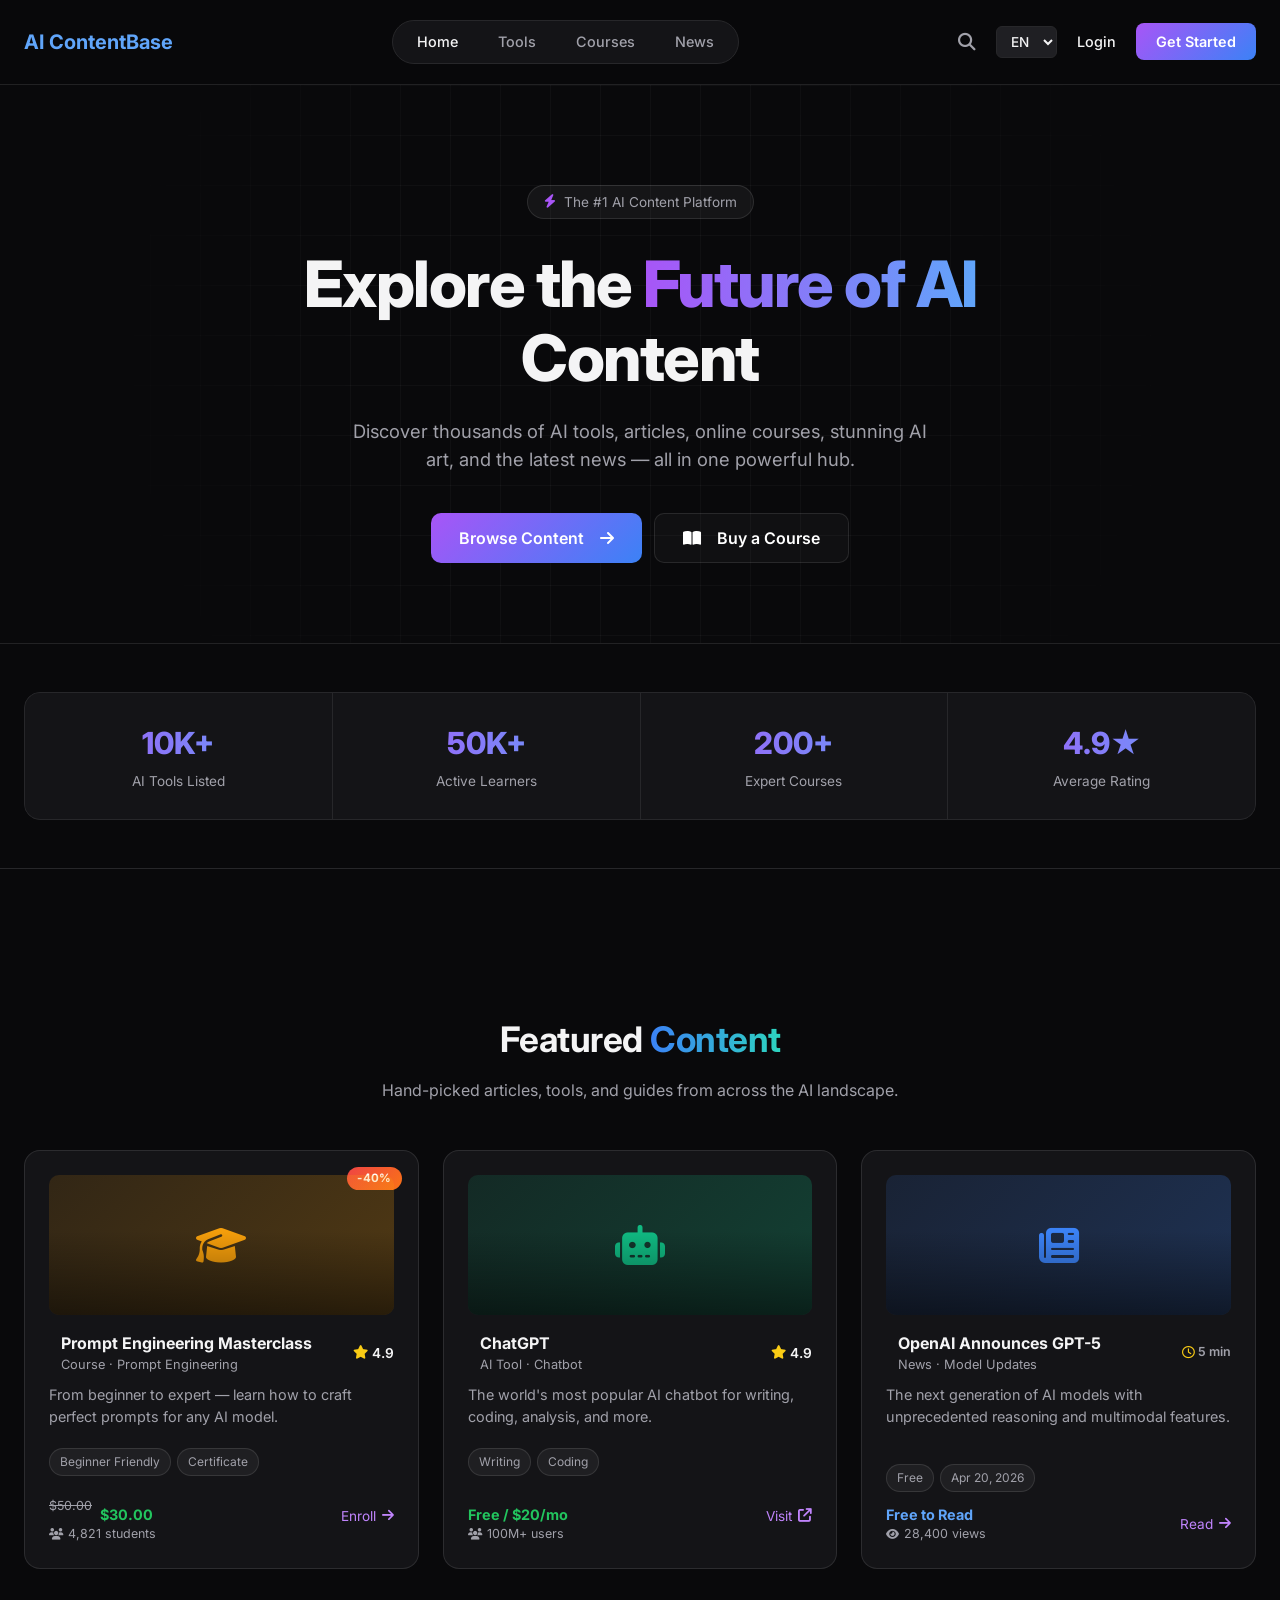
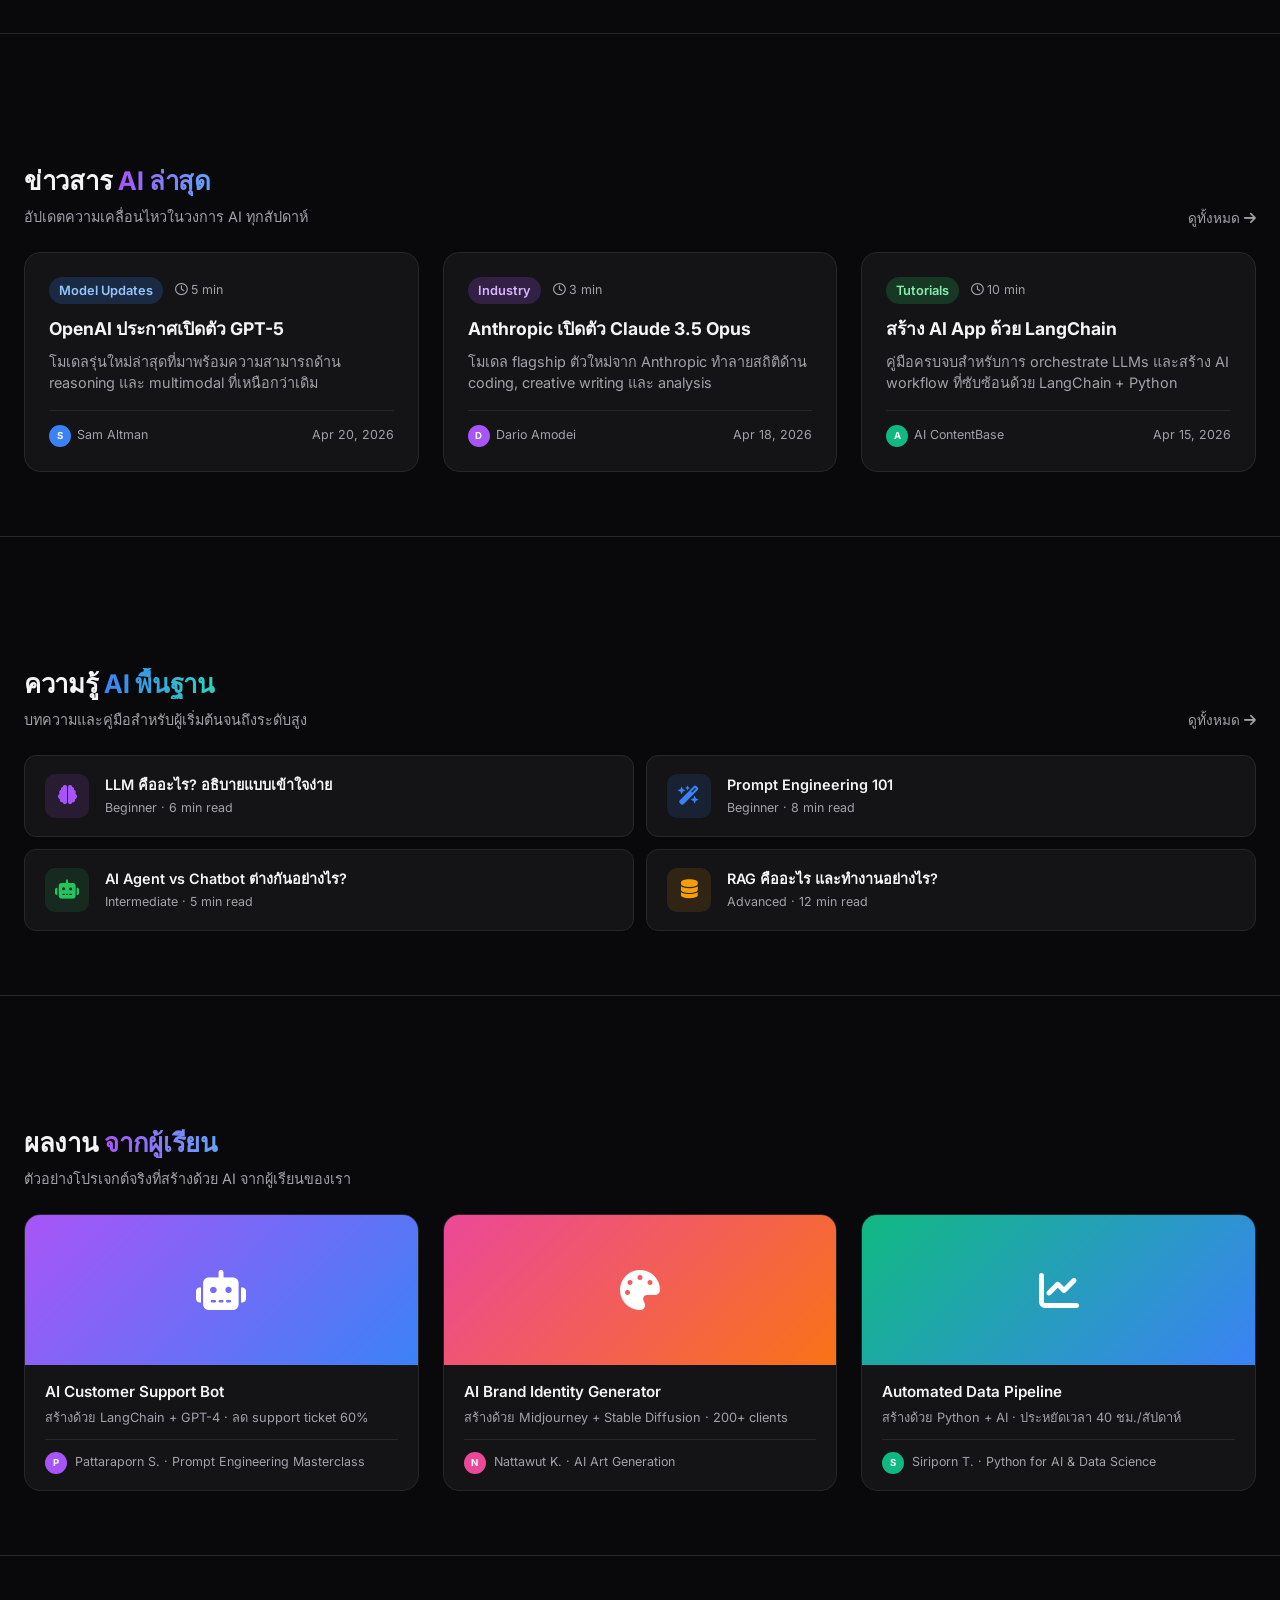
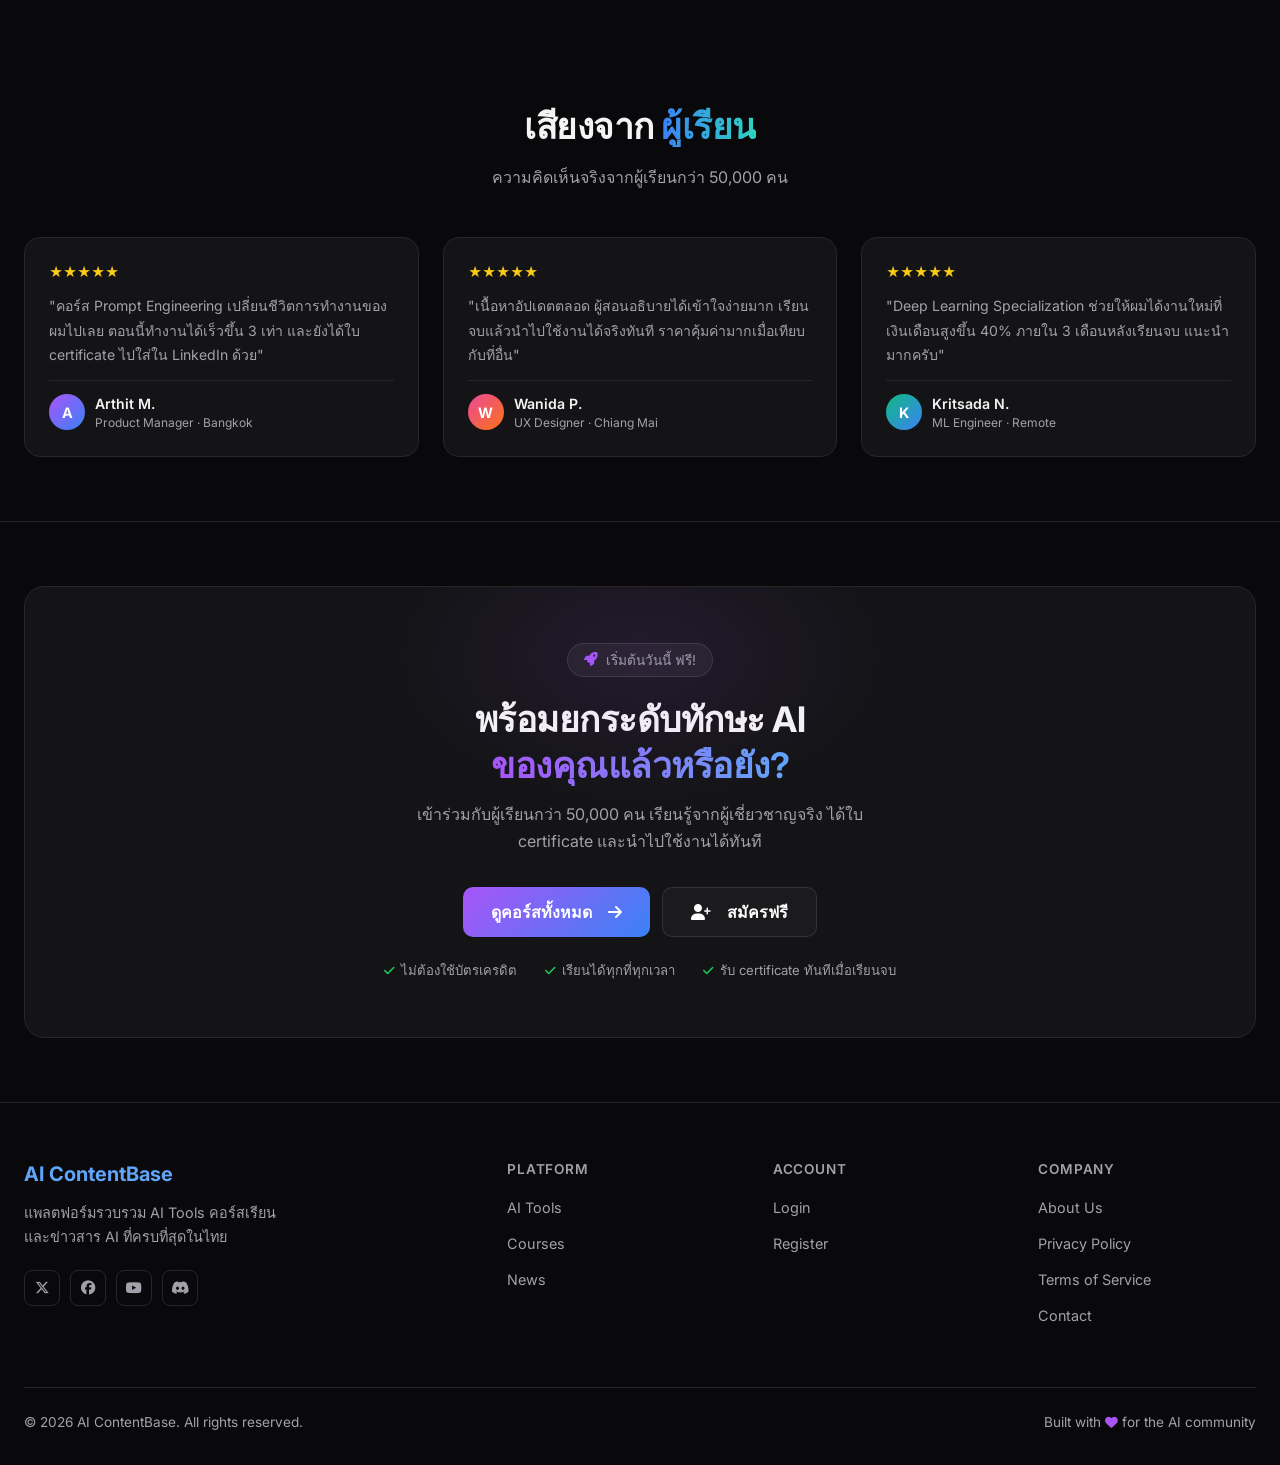
<file: index.html>
<!DOCTYPE html>
<html lang="en">
<head>
    <meta charset="UTF-8">
    <meta name="viewport" content="width=device-width, initial-scale=1.0">
    <title>AI ContentBase | Home</title>
    <link href="https://fonts.googleapis.com/css2?family=Inter:wght@400;500;600;700;800&display=swap" rel="stylesheet">
    <link rel="stylesheet" href="https://cdnjs.cloudflare.com/ajax/libs/font-awesome/6.4.0/css/all.min.css">
    <link rel="stylesheet" href="style.css">
</head>
<body>

<!-- Search Overlay -->
<div class="search-overlay" id="searchOverlay">
    <div class="search-overlay-inner">
        <div class="search-overlay-input-wrap">
            <i class="fa-solid fa-magnifying-glass"></i>
            <input type="text" class="search-overlay-input" id="searchOverlayInput" placeholder="Search tools, courses, news...">
            <button class="search-overlay-close" id="searchOverlayClose">ESC</button>
        </div>
        <p class="search-hint">Press <kbd style="background:var(--surface-light);border:1px solid var(--border);padding:2px 7px;border-radius:4px;font-size:0.8rem;">Cmd+K</kbd> to open &nbsp;·&nbsp; <kbd style="background:var(--surface-light);border:1px solid var(--border);padding:2px 7px;border-radius:4px;font-size:0.8rem;">ESC</kbd> to close</p>
    </div>
</div>

<!-- Toast Container -->
<div class="toast-container" id="toastContainer"></div>

<!-- Navigation -->
<nav>
    <div class="nav-left">
        <a href="index.html" class="logo-text">AI ContentBase</a>
    </div>
    <div class="nav-center">
        <a href="index.html" class="active" data-i18n="nav_home">Home</a>
        <a href="tools.html" data-i18n="nav_tools">Tools</a>
        <a href="courses.html" data-i18n="nav_courses">Courses</a>
        <a href="news.html" data-i18n="nav_news">News</a>
    </div>
    <div class="nav-right">
        <i class="fa-solid fa-magnifying-glass search-icon" id="searchToggle"></i>
        <select class="lang-switch">
            <option value="en">EN</option>
            <option value="th">TH</option>
        </select>
        <a href="login.html" style="font-size:0.9rem;font-weight:500;" data-i18n="nav_login">Login</a>
        <button class="btn-primary" onclick="location.href='register.html'" data-i18n="nav_get_started">Get Started</button>
        <button class="nav-hamburger" id="navHamburger"><i class="fa-solid fa-bars"></i></button>
    </div>
</nav>

<!-- Mobile Nav -->
<div class="mobile-nav" id="mobileNav">
    <a href="index.html" class="active" data-i18n="nav_home">Home</a>
    <a href="tools.html" data-i18n="nav_tools">Tools</a>
    <a href="courses.html" data-i18n="nav_courses">Courses</a>
    <a href="news.html" data-i18n="nav_news">News</a>
    <a href="login.html" data-i18n="nav_login">Login</a>
</div>

<!-- Hero -->
<header class="hero">
    <div class="hero-bg-grid"></div>
    <div class="container">
        <div class="pill-badge" data-i18n="hero_pill">
            <i class="fa-solid fa-bolt"></i> The #1 AI Content Platform
        </div>
        <h1>Explore the <span class="text-gradient">Future of AI</span><br>Content</h1>
        <p data-i18n="hero_desc">Discover thousands of AI tools, articles, online courses, and the latest news — all in one powerful hub.</p>
        <div class="hero-btns">
            <a href="tools.html" class="btn-large btn-gradient" data-i18n="hero_btn_browse">Browse Content &nbsp;<i class="fa-solid fa-arrow-right"></i></a>
            <a href="courses.html" class="btn-large btn-outline" data-i18n="hero_btn_buy"><i class="fa-solid fa-book-open"></i>&nbsp; Buy a Course</a>
        </div>
    </div>
</header>

<!-- Stats -->
<section class="container">
    <div class="stats-section">
        <div class="stat-item">
            <div class="stat-item-value">10K+</div>
            <div class="stat-item-label">AI Tools Listed</div>
        </div>
        <div class="stat-item">
            <div class="stat-item-value">50K+</div>
            <div class="stat-item-label">Active Learners</div>
        </div>
        <div class="stat-item">
            <div class="stat-item-value">200+</div>
            <div class="stat-item-label">Expert Courses</div>
        </div>
        <div class="stat-item">
            <div class="stat-item-value">4.9★</div>
            <div class="stat-item-label">Average Rating</div>
        </div>
    </div>
</section>

<!-- Featured Content -->
<section class="page-section">
    <div class="container">
        <div class="section-header">
            <h2 data-i18n="feat_title">Featured <span class="text-gradient-alt">Content</span></h2>
            <p data-i18n="feat_desc">Hand-picked courses, tools, and news from across the AI landscape.</p>
        </div>
        <div class="grid-3">
            <a href="courses.html" class="card tool-card" style="position:relative;">
                <div class="discount-badge">-40%</div>
                <div class="course-thumb" style="background:linear-gradient(135deg,#f59e0b22,#f59e0b44);">
                    <i class="fa-solid fa-graduation-cap" style="color:#f59e0b;"></i>
                </div>
                <div class="card-header" style="margin-bottom:10px;">
                    <div class="tool-title-wrap">
                        <div class="tool-title">Prompt Engineering Masterclass</div>
                        <div class="tool-cat">Course · Prompt Engineering</div>
                    </div>
                    <div class="tool-rating"><i class="fa-solid fa-star"></i> 4.9</div>
                </div>
                <p class="tool-desc">From beginner to expert — learn how to craft perfect prompts for any AI model.</p>
                <div class="tool-tags" style="margin-bottom:12px;">
                    <span class="tool-tag">Beginner Friendly</span>
                    <span class="tool-tag">Certificate</span>
                </div>
                <div class="tool-footer">
                    <div>
                        <div class="price-wrap">
                            <span class="price-original">$50.00</span>
                            <span class="price-current tool-price">$30.00</span>
                        </div>
                        <div class="student-count"><i class="fa-solid fa-users"></i> 4,821 students</div>
                    </div>
                    <div class="tool-visit enroll-btn">Enroll <i class="fa-solid fa-arrow-right"></i></div>
                </div>
            </a>
            <a href="tools.html" class="card tool-card">
                <div class="course-thumb" style="background:linear-gradient(135deg,#10b98122,#10b98144);">
                    <i class="fa-solid fa-robot" style="color:#10b981;"></i>
                </div>
                <div class="card-header" style="margin-bottom:10px;">
                    <div class="tool-title-wrap">
                        <div class="tool-title">ChatGPT</div>
                        <div class="tool-cat">AI Tool · Chatbot</div>
                    </div>
                    <div class="tool-rating"><i class="fa-solid fa-star"></i> 4.9</div>
                </div>
                <p class="tool-desc">The world's most popular AI chatbot for writing, coding, analysis, and more.</p>
                <div class="tool-tags" style="margin-bottom:12px;">
                    <span class="tool-tag">Writing</span>
                    <span class="tool-tag">Coding</span>
                </div>
                <div class="tool-footer">
                    <div>
                        <div class="price-wrap">
                            <span class="price-current tool-price">Free / $20/mo</span>
                        </div>
                        <div class="student-count"><i class="fa-solid fa-users"></i> 100M+ users</div>
                    </div>
                    <div class="tool-visit">Visit <i class="fa-solid fa-arrow-up-right-from-square"></i></div>
                </div>
            </a>
            <a href="news.html" class="card tool-card">
                <div class="course-thumb" style="background:linear-gradient(135deg,#3b82f622,#3b82f644);">
                    <i class="fa-solid fa-newspaper" style="color:#3b82f6;"></i>
                </div>
                <div class="card-header" style="margin-bottom:10px;">
                    <div class="tool-title-wrap">
                        <div class="tool-title">OpenAI Announces GPT-5</div>
                        <div class="tool-cat">News · Model Updates</div>
                    </div>
                    <div class="tool-rating" style="color:var(--text-muted);font-size:0.78rem;"><i class="fa-regular fa-clock"></i> 5 min</div>
                </div>
                <p class="tool-desc">The next generation of AI models with unprecedented reasoning and multimodal features.</p>
                <div class="tool-tags" style="margin-bottom:12px;">
                    <span class="tool-tag">Free</span>
                    <span class="tool-tag">Apr 20, 2026</span>
                </div>
                <div class="tool-footer">
                    <div>
                        <div class="price-wrap">
                            <span class="price-current" style="color:#60a5fa;">Free to Read</span>
                        </div>
                        <div class="student-count"><i class="fa-solid fa-eye"></i> 28,400 views</div>
                    </div>
                    <div class="tool-visit">Read <i class="fa-solid fa-arrow-right"></i></div>
                </div>
            </a>
        </div>
    </div>
</section>

<!-- News -->
<section class="page-section">
    <div class="container">
        <div class="section-header-left">
            <div>
                <h2>ข่าวสาร <span class="text-gradient">AI ล่าสุด</span></h2>
                <p>อัปเดตความเคลื่อนไหวในวงการ AI ทุกสัปดาห์</p>
            </div>
            <a href="news.html" class="view-all">ดูทั้งหมด <i class="fa-solid fa-arrow-right"></i></a>
        </div>
        <div class="grid-3">
            <a href="news.html" class="news-card">
                <div class="card-meta" style="margin-bottom:12px;">
                    <span class="tag tag-blue">Model Updates</span>
                    <span style="font-size:0.78rem;color:var(--text-muted);display:flex;align-items:center;gap:4px;"><i class="fa-regular fa-clock"></i> 5 min</span>
                </div>
                <h3 class="card-title">OpenAI ประกาศเปิดตัว GPT-5</h3>
                <p class="card-desc" style="margin-bottom:16px;">โมเดลรุ่นใหม่ล่าสุดที่มาพร้อมความสามารถด้าน reasoning และ multimodal ที่เหนือกว่าเดิม</p>
                <div class="news-footer">
                    <div class="news-author">
                        <div class="avatar-sm" style="background:#3b82f6;">S</div>
                        Sam Altman
                    </div>
                    <span>Apr 20, 2026</span>
                </div>
            </a>
            <a href="news.html" class="news-card">
                <div class="card-meta" style="margin-bottom:12px;">
                    <span class="tag tag-purple">Industry</span>
                    <span style="font-size:0.78rem;color:var(--text-muted);display:flex;align-items:center;gap:4px;"><i class="fa-regular fa-clock"></i> 3 min</span>
                </div>
                <h3 class="card-title">Anthropic เปิดตัว Claude 3.5 Opus</h3>
                <p class="card-desc" style="margin-bottom:16px;">โมเดล flagship ตัวใหม่จาก Anthropic ทำลายสถิติด้าน coding, creative writing และ analysis</p>
                <div class="news-footer">
                    <div class="news-author">
                        <div class="avatar-sm" style="background:#a855f7;">D</div>
                        Dario Amodei
                    </div>
                    <span>Apr 18, 2026</span>
                </div>
            </a>
            <a href="news.html" class="news-card">
                <div class="card-meta" style="margin-bottom:12px;">
                    <span class="tag tag-green">Tutorials</span>
                    <span style="font-size:0.78rem;color:var(--text-muted);display:flex;align-items:center;gap:4px;"><i class="fa-regular fa-clock"></i> 10 min</span>
                </div>
                <h3 class="card-title">สร้าง AI App ด้วย LangChain</h3>
                <p class="card-desc" style="margin-bottom:16px;">คู่มือครบจบสำหรับการ orchestrate LLMs และสร้าง AI workflow ที่ซับซ้อนด้วย LangChain + Python</p>
                <div class="news-footer">
                    <div class="news-author">
                        <div class="avatar-sm" style="background:#10b981;">A</div>
                        AI ContentBase
                    </div>
                    <span>Apr 15, 2026</span>
                </div>
            </a>
        </div>
    </div>
</section>

<!-- Knowledge -->
<section class="page-section">
    <div class="container">
        <div class="section-header-left">
            <div>
                <h2>ความรู้ <span class="text-gradient-alt">AI พื้นฐาน</span></h2>
                <p>บทความและคู่มือสำหรับผู้เริ่มต้นจนถึงระดับสูง</p>
            </div>
            <a href="news.html" class="view-all">ดูทั้งหมด <i class="fa-solid fa-arrow-right"></i></a>
        </div>
        <div class="knowledge-row">
            <a href="news.html" class="knowledge-card">
                <div class="knowledge-icon" style="background:rgba(168,85,247,0.12);color:#a855f7;"><i class="fa-solid fa-brain"></i></div>
                <div>
                    <div class="knowledge-title">LLM คืออะไร? อธิบายแบบเข้าใจง่าย</div>
                    <div class="knowledge-meta">Beginner · 6 min read</div>
                </div>
            </a>
            <a href="news.html" class="knowledge-card">
                <div class="knowledge-icon" style="background:rgba(59,130,246,0.12);color:#3b82f6;"><i class="fa-solid fa-wand-magic-sparkles"></i></div>
                <div>
                    <div class="knowledge-title">Prompt Engineering 101</div>
                    <div class="knowledge-meta">Beginner · 8 min read</div>
                </div>
            </a>
            <a href="news.html" class="knowledge-card">
                <div class="knowledge-icon" style="background:rgba(34,197,94,0.12);color:#22c55e;"><i class="fa-solid fa-robot"></i></div>
                <div>
                    <div class="knowledge-title">AI Agent vs Chatbot ต่างกันอย่างไร?</div>
                    <div class="knowledge-meta">Intermediate · 5 min read</div>
                </div>
            </a>
            <a href="news.html" class="knowledge-card">
                <div class="knowledge-icon" style="background:rgba(245,158,11,0.12);color:#f59e0b;"><i class="fa-solid fa-database"></i></div>
                <div>
                    <div class="knowledge-title">RAG คืออะไร และทำงานอย่างไร?</div>
                    <div class="knowledge-meta">Advanced · 12 min read</div>
                </div>
            </a>
        </div>
    </div>
</section>

<!-- Portfolio -->
<section class="page-section">
    <div class="container">
        <div class="section-header-left">
            <div>
                <h2>ผลงาน <span class="text-gradient">จากผู้เรียน</span></h2>
                <p>ตัวอย่างโปรเจกต์จริงที่สร้างด้วย AI จากผู้เรียนของเรา</p>
            </div>
        </div>
        <div class="grid-3">
            <div class="portfolio-card">
                <div class="portfolio-thumb" style="background:linear-gradient(135deg,#a855f7,#3b82f6);"><i class="fa-solid fa-robot" style="color:white;font-size:2.5rem;"></i></div>
                <div class="portfolio-body">
                    <div class="portfolio-title">AI Customer Support Bot</div>
                    <div class="portfolio-desc">สร้างด้วย LangChain + GPT-4 · ลด support ticket 60%</div>
                    <div class="portfolio-author">
                        <div class="avatar-sm" style="background:#a855f7;">P</div>
                        Pattaraporn S. · Prompt Engineering Masterclass
                    </div>
                </div>
            </div>
            <div class="portfolio-card">
                <div class="portfolio-thumb" style="background:linear-gradient(135deg,#ec4899,#f97316);"><i class="fa-solid fa-palette" style="color:white;font-size:2.5rem;"></i></div>
                <div class="portfolio-body">
                    <div class="portfolio-title">AI Brand Identity Generator</div>
                    <div class="portfolio-desc">สร้างด้วย Midjourney + Stable Diffusion · 200+ clients</div>
                    <div class="portfolio-author">
                        <div class="avatar-sm" style="background:#ec4899;">N</div>
                        Nattawut K. · AI Art Generation
                    </div>
                </div>
            </div>
            <div class="portfolio-card">
                <div class="portfolio-thumb" style="background:linear-gradient(135deg,#10b981,#3b82f6);"><i class="fa-solid fa-chart-line" style="color:white;font-size:2.5rem;"></i></div>
                <div class="portfolio-body">
                    <div class="portfolio-title">Automated Data Pipeline</div>
                    <div class="portfolio-desc">สร้างด้วย Python + AI · ประหยัดเวลา 40 ชม./สัปดาห์</div>
                    <div class="portfolio-author">
                        <div class="avatar-sm" style="background:#10b981;">S</div>
                        Siriporn T. · Python for AI & Data Science
                    </div>
                </div>
            </div>
        </div>
    </div>
</section>

<!-- Reviews -->
<section class="page-section">
    <div class="container">
        <div class="section-header">
            <h2>เสียงจาก <span class="text-gradient-alt">ผู้เรียน</span></h2>
            <p>ความคิดเห็นจริงจากผู้เรียนกว่า 50,000 คน</p>
        </div>
        <div class="grid-3">
            <div class="review-card">
                <div class="review-stars">★★★★★</div>
                <p class="review-text">"คอร์ส Prompt Engineering เปลี่ยนชีวิตการทำงานของผมไปเลย ตอนนี้ทำงานได้เร็วขึ้น 3 เท่า และยังได้ใบ certificate ไปใส่ใน LinkedIn ด้วย"</p>
                <div class="review-author">
                    <div class="avatar-md" style="background:linear-gradient(135deg,#a855f7,#3b82f6);">A</div>
                    <div>
                        <div class="review-name">Arthit M.</div>
                        <div class="review-role">Product Manager · Bangkok</div>
                    </div>
                </div>
            </div>
            <div class="review-card">
                <div class="review-stars">★★★★★</div>
                <p class="review-text">"เนื้อหาอัปเดตตลอด ผู้สอนอธิบายได้เข้าใจง่ายมาก เรียนจบแล้วนำไปใช้งานได้จริงทันที ราคาคุ้มค่ามากเมื่อเทียบกับที่อื่น"</p>
                <div class="review-author">
                    <div class="avatar-md" style="background:linear-gradient(135deg,#ec4899,#f97316);">W</div>
                    <div>
                        <div class="review-name">Wanida P.</div>
                        <div class="review-role">UX Designer · Chiang Mai</div>
                    </div>
                </div>
            </div>
            <div class="review-card">
                <div class="review-stars">★★★★★</div>
                <p class="review-text">"Deep Learning Specialization ช่วยให้ผมได้งานใหม่ที่เงินเดือนสูงขึ้น 40% ภายใน 3 เดือนหลังเรียนจบ แนะนำมากครับ"</p>
                <div class="review-author">
                    <div class="avatar-md" style="background:linear-gradient(135deg,#10b981,#3b82f6);">K</div>
                    <div>
                        <div class="review-name">Kritsada N.</div>
                        <div class="review-role">ML Engineer · Remote</div>
                    </div>
                </div>
            </div>
        </div>
    </div>
</section>

<!-- CTA -->
<section class="page-section">
    <div class="container">
        <div class="cta-banner">
            <div class="cta-banner-glow"></div>
            <div class="pill-badge" style="display:inline-flex;margin-bottom:20px;">
                <i class="fa-solid fa-rocket"></i> เริ่มต้นวันนี้ ฟรี!
            </div>
            <h2>พร้อมยกระดับทักษะ AI<br><span class="text-gradient">ของคุณแล้วหรือยัง?</span></h2>
            <p>เข้าร่วมกับผู้เรียนกว่า 50,000 คน เรียนรู้จากผู้เชี่ยวชาญจริง ได้ใบ certificate และนำไปใช้งานได้ทันที</p>
            <div class="cta-btns">
                <a href="courses.html" class="btn-large btn-gradient">ดูคอร์สทั้งหมด &nbsp;<i class="fa-solid fa-arrow-right"></i></a>
                <a href="register.html" class="btn-large btn-outline"><i class="fa-solid fa-user-plus"></i>&nbsp; สมัครฟรี</a>
            </div>
            <div class="cta-checklist">
                <span class="cta-check"><i class="fa-solid fa-check"></i> ไม่ต้องใช้บัตรเครดิต</span>
                <span class="cta-check"><i class="fa-solid fa-check"></i> เรียนได้ทุกที่ทุกเวลา</span>
                <span class="cta-check"><i class="fa-solid fa-check"></i> รับ certificate ทันทีเมื่อเรียนจบ</span>
            </div>
        </div>
    </div>
</section>

<!-- Footer -->
<footer>
    <div class="container">
        <div class="footer-grid">
            <div class="footer-brand">
                <a href="index.html" class="logo-text">AI ContentBase</a>
                <p>แพลตฟอร์มรวบรวม AI Tools คอร์สเรียน และข่าวสาร AI ที่ครบที่สุดในไทย</p>
                <div class="socials">
                    <a href="#" class="social-btn"><i class="fa-brands fa-x-twitter"></i></a>
                    <a href="#" class="social-btn"><i class="fa-brands fa-facebook"></i></a>
                    <a href="#" class="social-btn"><i class="fa-brands fa-youtube"></i></a>
                    <a href="#" class="social-btn"><i class="fa-brands fa-discord"></i></a>
                </div>
            </div>
            <div class="footer-links">
                <h4>Platform</h4>
                <ul>
                    <li><a href="tools.html">AI Tools</a></li>
                    <li><a href="courses.html">Courses</a></li>
                    <li><a href="news.html">News</a></li>
                </ul>
            </div>
            <div class="footer-links">
                <h4>Account</h4>
                <ul>
                    <li><a href="login.html">Login</a></li>
                    <li><a href="register.html">Register</a></li>
                </ul>
            </div>
            <div class="footer-links">
                <h4>Company</h4>
                <ul>
                    <li><a href="#">About Us</a></li>
                    <li><a href="#">Privacy Policy</a></li>
                    <li><a href="#">Terms of Service</a></li>
                    <li><a href="#">Contact</a></li>
                </ul>
            </div>
        </div>
        <div class="footer-bottom">
            <span data-i18n="footer_rights">&copy; 2026 AI ContentBase. All rights reserved.</span>
            <span>Built with <i class="fa-solid fa-heart" style="color:#a855f7;font-size:0.8rem;"></i> for the AI community</span>
        </div>
    </div>
</footer>

<script src="script.js"></script>
</body>
</html>
</file>
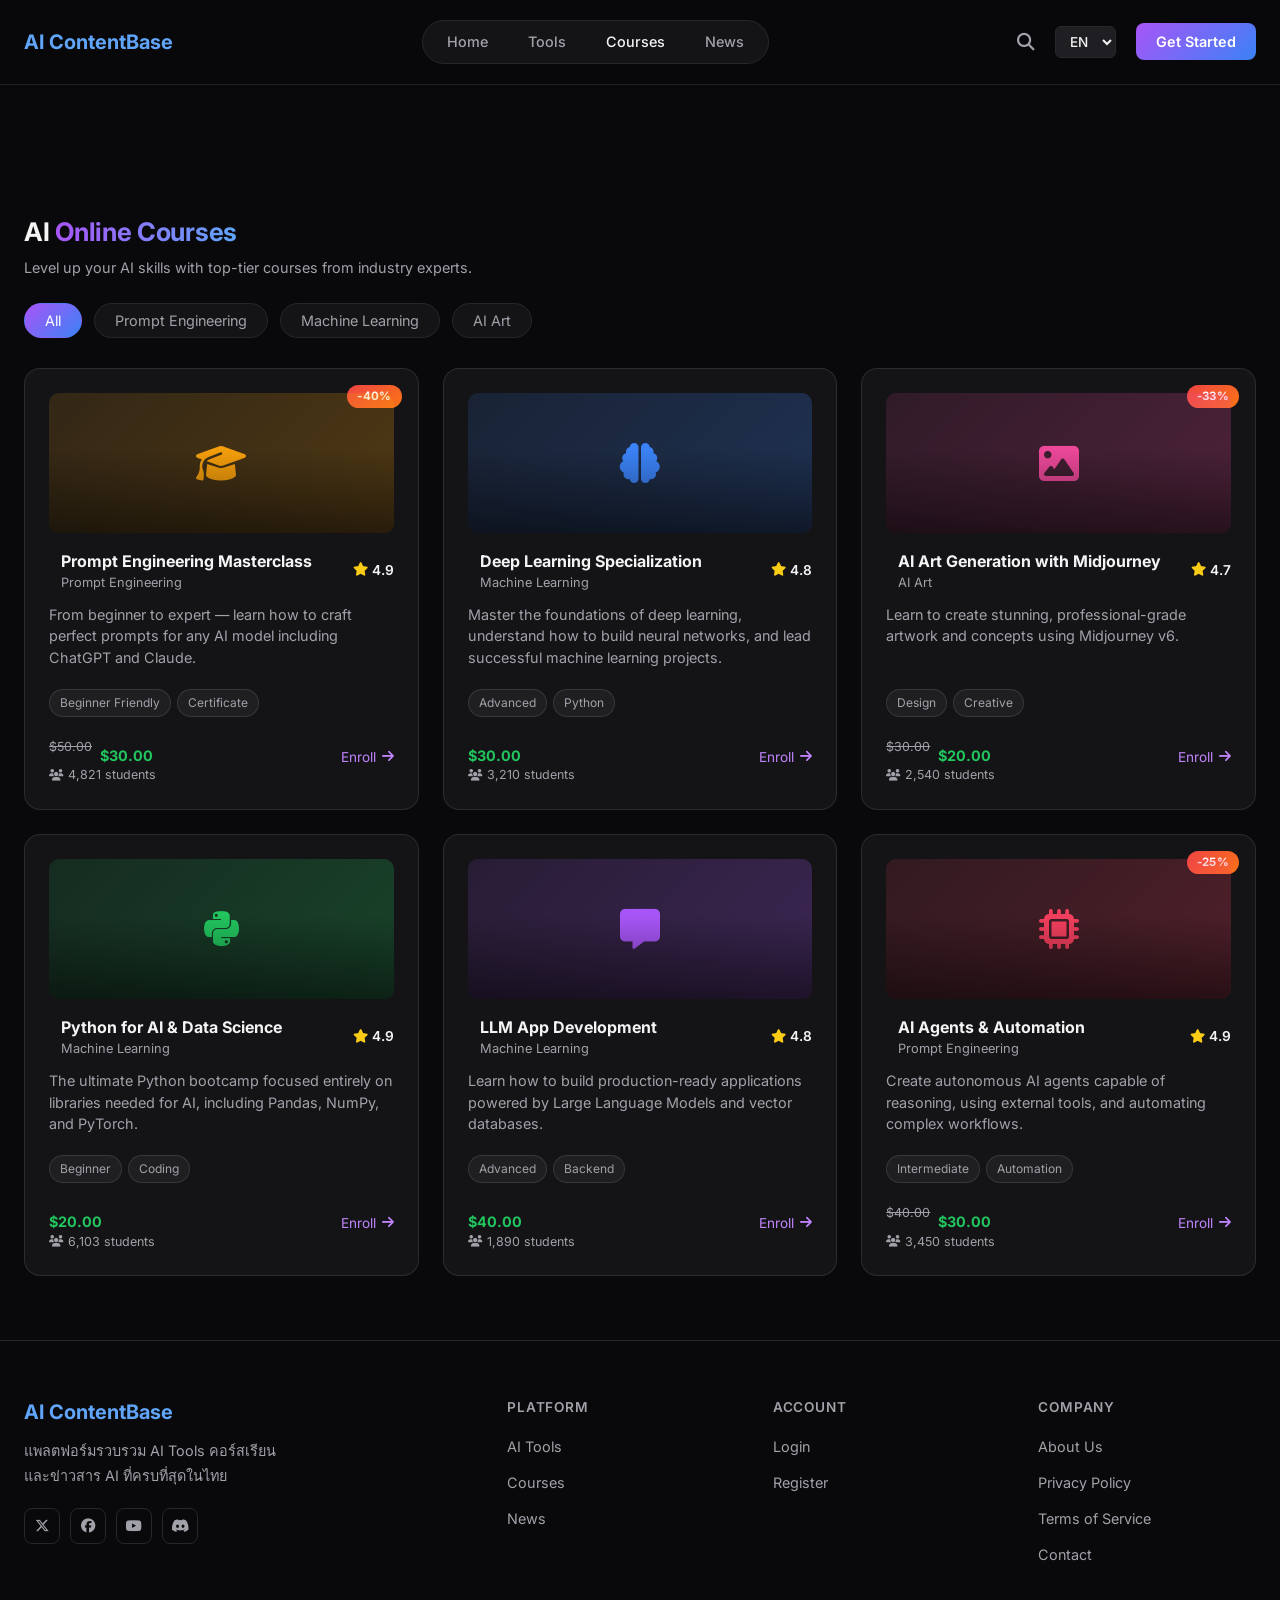
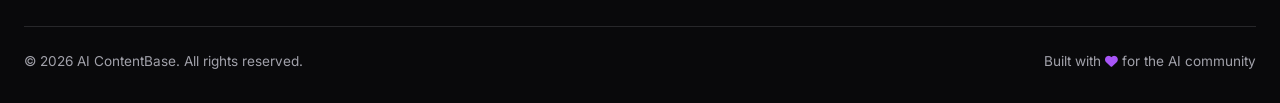
<file: courses.html>
<!DOCTYPE html>
<html lang="en">

<head>
    <meta charset="UTF-8">
    <meta name="viewport" content="width=device-width, initial-scale=1.0">
    <title>AI ContentBase | Courses</title>
    <link href="https://fonts.googleapis.com/css2?family=Inter:wght@400;500;600;700;800&display=swap" rel="stylesheet">
    <link rel="stylesheet" href="https://cdnjs.cloudflare.com/ajax/libs/font-awesome/6.4.0/css/all.min.css">
    <link rel="stylesheet" href="style.css">
</head>

<body>

    <!-- Search Overlay -->
    <div class="search-overlay" id="searchOverlay">
        <div class="search-overlay-inner">
            <div class="search-overlay-input-wrap">
                <i class="fa-solid fa-magnifying-glass"></i>
                <input type="text" class="search-overlay-input" id="searchOverlayInput" placeholder="Search courses...">
                <button class="search-overlay-close" id="searchOverlayClose">ESC</button>
            </div>
            <p class="search-hint">Press <kbd style="background:var(--surface-light);border:1px solid var(--border);padding:2px 7px;border-radius:4px;font-size:0.8rem;">Enter</kbd> to search &nbsp;·&nbsp; <kbd style="background:var(--surface-light);border:1px solid var(--border);padding:2px 7px;border-radius:4px;font-size:0.8rem;">ESC</kbd> to close</p>
        </div>
    </div>

    <!-- Toast Container -->
    <div class="toast-container" id="toastContainer"></div>

    <nav>
        <div class="nav-left">
            <a href="index.html" class="logo-text">AI ContentBase</a>
        </div>
        <div class="nav-center">
            <a href="index.html" data-i18n="nav_home">Home</a>
            <a href="tools.html" data-i18n="nav_tools">Tools</a>
            <a href="courses.html" class="active" data-i18n="nav_courses">Courses</a>
            <a href="news.html" data-i18n="nav_news">News</a>
        </div>
        <div class="nav-right">
            <i class="fa-solid fa-magnifying-glass search-icon" id="searchToggle"></i>
            <select class="lang-switch">
                <option value="en">EN</option>
                <option value="th">TH</option>
            </select>
            <button class="btn-primary" data-i18n="nav_get_started">Get Started</button>
            <button class="nav-hamburger" id="navHamburger"><i class="fa-solid fa-bars"></i></button>
        </div>
    </nav>

    <!-- Mobile Nav -->
    <div class="mobile-nav" id="mobileNav">
        <a href="index.html" data-i18n="nav_home">Home</a>
        <a href="tools.html" data-i18n="nav_tools">Tools</a>
        <a href="courses.html" class="active" data-i18n="nav_courses">Courses</a>
        <a href="news.html" data-i18n="nav_news">News</a>
    </div>

    <section class="page-section">
        <div class="container">
        <div class="section-header-left">
            <div>
                <h2 data-i18n="courses_title">AI <span class="text-gradient">Online Courses</span></h2>
                <p data-i18n="courses_desc">Level up your AI skills with top-tier courses from industry experts.</p>
            </div>
        </div>

        <div class="filters filters-left">
            <button class="filter-btn active" data-filter="all" data-i18n="cat_all">All</button>
            <button class="filter-btn" data-filter="prompt engineering" data-i18n="cat_prompt_engineering">Prompt Engineering</button>
            <button class="filter-btn" data-filter="machine learning" data-i18n="cat_machine_learning">Machine Learning</button>
            <button class="filter-btn" data-filter="ai art" data-i18n="cat_ai_art">AI Art</button>
        </div>

        <div class="grid-3" id="coursesGrid">
            <!-- Card 1 -->
            <a href="#" class="card tool-card" data-category="prompt engineering">
                <div class="discount-badge">-40%</div>
                <div class="course-thumb" style="background: linear-gradient(135deg, #f59e0b22, #f59e0b44);">
                    <i class="fa-solid fa-graduation-cap" style="color:#f59e0b;"></i>
                </div>
                <div class="card-header" style="margin-bottom:12px;">
                    <div class="tool-title-wrap">
                        <div class="tool-title" data-i18n="course_1_title">Prompt Engineering Masterclass</div>
                        <div class="tool-cat" data-i18n="cat_prompt_engineering">Prompt Engineering</div>
                    </div>
                    <div class="tool-rating"><i class="fa-solid fa-star"></i> 4.9</div>
                </div>
                <p class="tool-desc" data-i18n="course_1_desc">From beginner to expert — learn how to craft perfect prompts for any AI model including ChatGPT and Claude.</p>
                <div class="tool-tags" style="margin-bottom:12px;">
                    <span class="tool-tag" data-i18n="tag_beginner_friendly">Beginner Friendly</span>
                    <span class="tool-tag" data-i18n="tag_certificate">Certificate</span>
                </div>
                <div class="tool-footer">
                    <div>
                        <div class="price-wrap">
                            <span class="price-original">$50.00</span>
                            <span class="price-current tool-price">$30.00</span>
                        </div>
                        <div class="student-count"><i class="fa-solid fa-users"></i> 4,821 students</div>
                    </div>
                    <div class="tool-visit enroll-btn" data-i18n="btn_enroll">Enroll <i class="fa-solid fa-arrow-right"></i></div>
                </div>
            </a>

            <!-- Card 2 -->
            <a href="#" class="card tool-card" data-category="machine learning">
                <div class="course-thumb" style="background: linear-gradient(135deg, #3b82f622, #3b82f644);">
                    <i class="fa-solid fa-brain" style="color:#3b82f6;"></i>
                </div>
                <div class="card-header" style="margin-bottom:12px;">
                    <div class="tool-title-wrap">
                        <div class="tool-title" data-i18n="course_2_title">Deep Learning Specialization</div>
                        <div class="tool-cat" data-i18n="cat_machine_learning">Machine Learning</div>
                    </div>
                    <div class="tool-rating"><i class="fa-solid fa-star"></i> 4.8</div>
                </div>
                <p class="tool-desc" data-i18n="course_2_desc">Master the foundations of deep learning, understand how to build neural networks, and lead successful machine learning projects.</p>
                <div class="tool-tags" style="margin-bottom:12px;">
                    <span class="tool-tag" data-i18n="tag_advanced">Advanced</span>
                    <span class="tool-tag" data-i18n="tag_python">Python</span>
                </div>
                <div class="tool-footer">
                    <div>
                        <div class="price-wrap">
                            <span class="price-current tool-price">$30.00</span>
                        </div>
                        <div class="student-count"><i class="fa-solid fa-users"></i> 3,210 students</div>
                    </div>
                    <div class="tool-visit enroll-btn" data-i18n="btn_enroll">Enroll <i class="fa-solid fa-arrow-right"></i></div>
                </div>
            </a>

            <!-- Card 3 -->
            <a href="#" class="card tool-card" data-category="ai art">
                <div class="discount-badge">-33%</div>
                <div class="course-thumb" style="background: linear-gradient(135deg, #ec489922, #ec489944);">
                    <i class="fa-solid fa-image" style="color:#ec4899;"></i>
                </div>
                <div class="card-header" style="margin-bottom:12px;">
                    <div class="tool-title-wrap">
                        <div class="tool-title" data-i18n="course_3_title">AI Art Generation with Midjourney</div>
                        <div class="tool-cat" data-i18n="cat_ai_art">AI Art</div>
                    </div>
                    <div class="tool-rating"><i class="fa-solid fa-star"></i> 4.7</div>
                </div>
                <p class="tool-desc" data-i18n="course_3_desc">Learn to create stunning, professional-grade artwork and concepts using Midjourney v6.</p>
                <div class="tool-tags" style="margin-bottom:12px;">
                    <span class="tool-tag" data-i18n="tag_design">Design</span>
                    <span class="tool-tag" data-i18n="tag_creative">Creative</span>
                </div>
                <div class="tool-footer">
                    <div>
                        <div class="price-wrap">
                            <span class="price-original">$30.00</span>
                            <span class="price-current tool-price">$20.00</span>
                        </div>
                        <div class="student-count"><i class="fa-solid fa-users"></i> 2,540 students</div>
                    </div>
                    <div class="tool-visit enroll-btn" data-i18n="btn_enroll">Enroll <i class="fa-solid fa-arrow-right"></i></div>
                </div>
            </a>

            <!-- Card 4 -->
            <a href="#" class="card tool-card" data-category="machine learning">
                <div class="course-thumb" style="background: linear-gradient(135deg, #22c55e22, #22c55e44);">
                    <i class="fa-brands fa-python" style="color:#22c55e;"></i>
                </div>
                <div class="card-header" style="margin-bottom:12px;">
                    <div class="tool-title-wrap">
                        <div class="tool-title" data-i18n="course_4_title">Python for AI & Data Science</div>
                        <div class="tool-cat" data-i18n="cat_machine_learning">Machine Learning</div>
                    </div>
                    <div class="tool-rating"><i class="fa-solid fa-star"></i> 4.9</div>
                </div>
                <p class="tool-desc" data-i18n="course_4_desc">The ultimate Python bootcamp focused entirely on libraries needed for AI, including Pandas, NumPy, and PyTorch.</p>
                <div class="tool-tags" style="margin-bottom:12px;">
                    <span class="tool-tag" data-i18n="tag_beginner">Beginner</span>
                    <span class="tool-tag" data-i18n="tag_coding">Coding</span>
                </div>
                <div class="tool-footer">
                    <div>
                        <div class="price-wrap">
                            <span class="price-current tool-price">$20.00</span>
                        </div>
                        <div class="student-count"><i class="fa-solid fa-users"></i> 6,103 students</div>
                    </div>
                    <div class="tool-visit enroll-btn" data-i18n="btn_enroll">Enroll <i class="fa-solid fa-arrow-right"></i></div>
                </div>
            </a>

            <!-- Card 5 -->
            <a href="#" class="card tool-card" data-category="machine learning">
                <div class="course-thumb" style="background: linear-gradient(135deg, #a855f722, #a855f744);">
                    <i class="fa-solid fa-message" style="color:#a855f7;"></i>
                </div>
                <div class="card-header" style="margin-bottom:12px;">
                    <div class="tool-title-wrap">
                        <div class="tool-title" data-i18n="course_5_title">LLM App Development</div>
                        <div class="tool-cat" data-i18n="cat_machine_learning">Machine Learning</div>
                    </div>
                    <div class="tool-rating"><i class="fa-solid fa-star"></i> 4.8</div>
                </div>
                <p class="tool-desc" data-i18n="course_5_desc">Learn how to build production-ready applications powered by Large Language Models and vector databases.</p>
                <div class="tool-tags" style="margin-bottom:12px;">
                    <span class="tool-tag" data-i18n="tag_advanced">Advanced</span>
                    <span class="tool-tag" data-i18n="tag_backend">Backend</span>
                </div>
                <div class="tool-footer">
                    <div>
                        <div class="price-wrap">
                            <span class="price-current tool-price">$40.00</span>
                        </div>
                        <div class="student-count"><i class="fa-solid fa-users"></i> 1,890 students</div>
                    </div>
                    <div class="tool-visit enroll-btn" data-i18n="btn_enroll">Enroll <i class="fa-solid fa-arrow-right"></i></div>
                </div>
            </a>

            <!-- Card 6 -->
            <a href="#" class="card tool-card" data-category="prompt engineering">
                <div class="discount-badge">-25%</div>
                <div class="course-thumb" style="background: linear-gradient(135deg, #f43f5e22, #f43f5e44);">
                    <i class="fa-solid fa-microchip" style="color:#f43f5e;"></i>
                </div>
                <div class="card-header" style="margin-bottom:12px;">
                    <div class="tool-title-wrap">
                        <div class="tool-title" data-i18n="course_6_title">AI Agents & Automation</div>
                        <div class="tool-cat" data-i18n="cat_prompt_engineering">Prompt Engineering</div>
                    </div>
                    <div class="tool-rating"><i class="fa-solid fa-star"></i> 4.9</div>
                </div>
                <p class="tool-desc" data-i18n="course_6_desc">Create autonomous AI agents capable of reasoning, using external tools, and automating complex workflows.</p>
                <div class="tool-tags" style="margin-bottom:12px;">
                    <span class="tool-tag" data-i18n="tag_intermediate">Intermediate</span>
                    <span class="tool-tag" data-i18n="tag_automation">Automation</span>
                </div>
                <div class="tool-footer">
                    <div>
                        <div class="price-wrap">
                            <span class="price-original">$40.00</span>
                            <span class="price-current tool-price">$30.00</span>
                        </div>
                        <div class="student-count"><i class="fa-solid fa-users"></i> 3,450 students</div>
                    </div>
                    <div class="tool-visit enroll-btn" data-i18n="btn_enroll">Enroll <i class="fa-solid fa-arrow-right"></i></div>
                </div>
            </a>

            <!-- Empty State -->
            <div class="empty-state" id="coursesEmpty">
                <div class="empty-state-icon"><i class="fa-solid fa-graduation-cap"></i></div>
                <h3>No courses found</h3>
                <p>Try a different filter or search term.</p>
            </div>
        </div>
    </section>

        </div>
    </section>

    <footer>
        <div class="container">
            <div class="footer-grid">
                <div class="footer-brand">
                    <a href="index.html" class="logo-text">AI ContentBase</a>
                    <p>แพลตฟอร์มรวบรวม AI Tools คอร์สเรียน และข่าวสาร AI ที่ครบที่สุดในไทย</p>
                    <div class="socials">
                        <a href="#" class="social-btn"><i class="fa-brands fa-x-twitter"></i></a>
                        <a href="#" class="social-btn"><i class="fa-brands fa-facebook"></i></a>
                        <a href="#" class="social-btn"><i class="fa-brands fa-youtube"></i></a>
                        <a href="#" class="social-btn"><i class="fa-brands fa-discord"></i></a>
                    </div>
                </div>
                <div class="footer-links">
                    <h4>Platform</h4>
                    <ul>
                        <li><a href="tools.html">AI Tools</a></li>
                        <li><a href="courses.html">Courses</a></li>
                        <li><a href="news.html">News</a></li>
                    </ul>
                </div>
                <div class="footer-links">
                    <h4>Account</h4>
                    <ul>
                        <li><a href="login.html">Login</a></li>
                        <li><a href="register.html">Register</a></li>
                    </ul>
                </div>
                <div class="footer-links">
                    <h4>Company</h4>
                    <ul>
                        <li><a href="#">About Us</a></li>
                        <li><a href="#">Privacy Policy</a></li>
                        <li><a href="#">Terms of Service</a></li>
                        <li><a href="#">Contact</a></li>
                    </ul>
                </div>
            </div>
            <div class="footer-bottom">
                <span data-i18n="footer_rights">&copy; 2026 AI ContentBase. All rights reserved.</span>
                <span>Built with <i class="fa-solid fa-heart" style="color:#a855f7;font-size:0.8rem;"></i> for the AI community</span>
            </div>
        </div>
    </footer>
    <script src="script.js"></script>
</body>

</html>
</file>
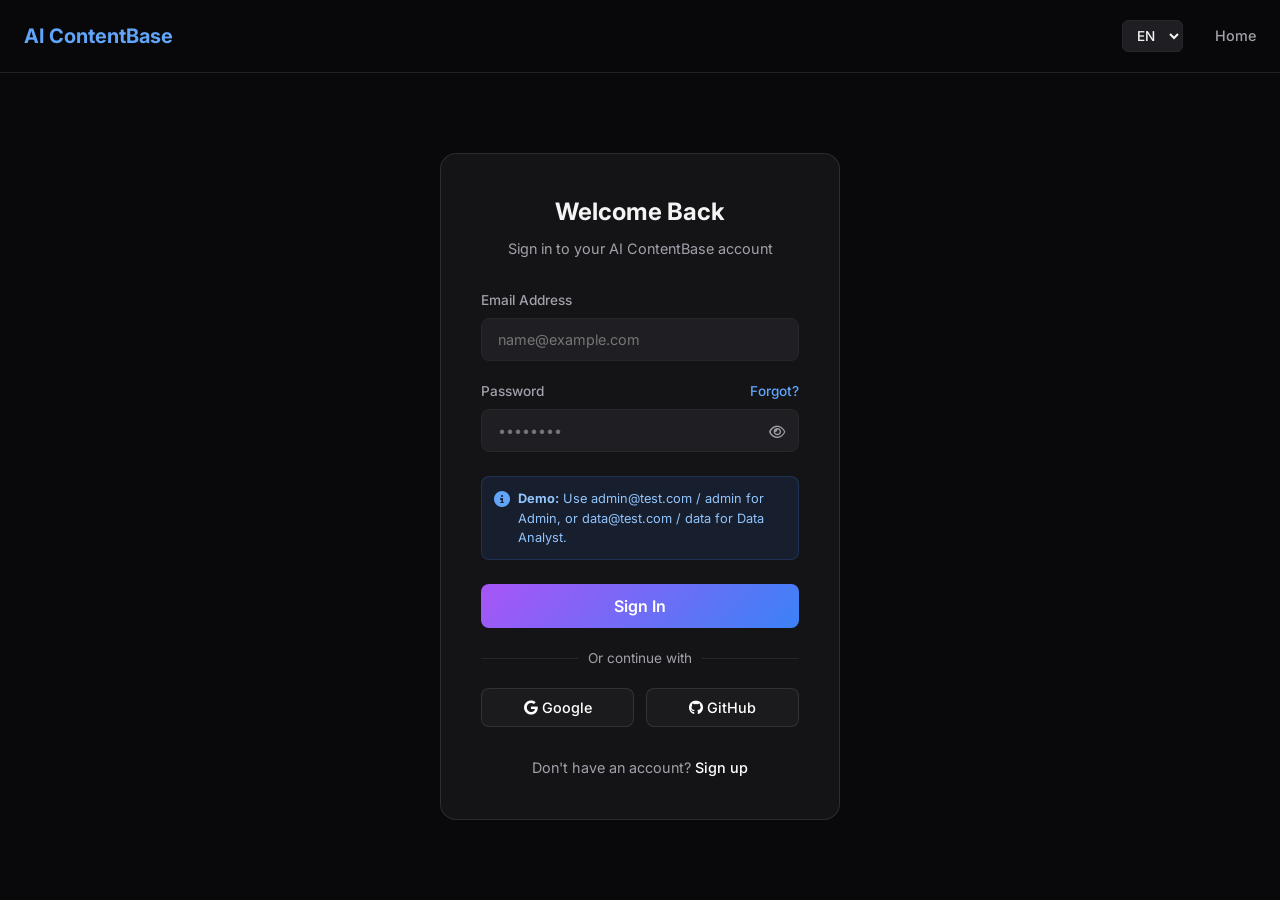
<file: login.html>
<!DOCTYPE html>
<html lang="en">

<head>
    <meta charset="UTF-8">
    <meta name="viewport" content="width=device-width, initial-scale=1.0">
    <title>AI ContentBase | Login</title>
    <link href="https://fonts.googleapis.com/css2?family=Inter:wght@400;500;600;700;800&display=swap" rel="stylesheet">
    <link rel="stylesheet" href="https://cdnjs.cloudflare.com/ajax/libs/font-awesome/6.4.0/css/all.min.css">
    <link rel="stylesheet" href="style.css">
</head>

<body style="display:flex;flex-direction:column;min-height:100vh;">

    <!-- Toast Container -->
    <div class="toast-container" id="toastContainer"></div>

    <nav>
        <div class="nav-left">
            <a href="index.html" class="logo-text">AI ContentBase</a>
        </div>
        <div class="nav-right">
            <select class="lang-switch" style="margin-right:12px;">
                <option value="en">EN</option>
                <option value="th">TH</option>
            </select>
            <a href="index.html" style="font-size:0.9rem;font-weight:500;color:var(--text-muted);" data-i18n="nav_home">Back to Home</a>
        </div>
    </nav>

    <main style="flex:1;display:flex;align-items:center;justify-content:center;padding:40px 20px;">
        <div class="card" style="width:100%;max-width:400px;padding:40px;">
            <div style="text-align:center;margin-bottom:30px;">
                <h2 style="font-size:1.5rem;font-weight:700;margin-bottom:8px;">Welcome Back</h2>
                <p style="color:var(--text-muted);font-size:0.9rem;">Sign in to your AI ContentBase account</p>
            </div>

            <form id="loginForm" novalidate>
                <div class="form-field">
                    <label style="display:block;font-size:0.85rem;font-weight:500;margin-bottom:8px;color:var(--text-muted);">Email Address</label>
                    <input type="email" id="loginEmail" placeholder="name@example.com" autocomplete="email">
                    <div class="field-error" id="emailError">Please enter a valid email address.</div>
                </div>

                <div class="form-field" style="margin-bottom:24px;">
                    <label style="display:flex;justify-content:space-between;font-size:0.85rem;font-weight:500;margin-bottom:8px;color:var(--text-muted);">
                        Password
                        <a href="#" style="color:#60a5fa;">Forgot?</a>
                    </label>
                    <div class="pw-wrap">
                        <input type="password" id="loginPassword" placeholder="••••••••" autocomplete="current-password">
                        <button type="button" class="pw-toggle" id="pwToggle1"><i class="fa-regular fa-eye"></i></button>
                    </div>
                    <div class="field-error" id="passwordError">Password is required.</div>
                </div>

                <div style="margin-bottom:24px;display:flex;gap:8px;padding:12px;background:rgba(59,130,246,0.1);border:1px solid rgba(59,130,246,0.2);border-radius:8px;">
                    <i class="fa-solid fa-circle-info" style="color:#60a5fa;margin-top:2px;"></i>
                    <p style="font-size:0.8rem;color:#93c5fd;margin:0;"><strong>Demo:</strong> Use <code>admin@test.com</code> / <code>admin</code> for Admin, or <code>data@test.com</code> / <code>data</code> for Data Analyst.</p>
                </div>

                <button type="submit" class="btn-primary" style="width:100%;padding:12px;font-size:1rem;border-radius:8px;margin-bottom:20px;">Sign In</button>

                <div style="text-align:center;color:var(--text-muted);font-size:0.85rem;position:relative;">
                    <span style="background:var(--surface);padding:0 10px;position:relative;z-index:1;">Or continue with</span>
                    <hr style="position:absolute;top:50%;width:100%;border:none;border-top:1px solid var(--border);margin:0;z-index:0;">
                </div>

                <div style="display:grid;grid-template-columns:1fr 1fr;gap:12px;margin-top:20px;">
                    <button type="button" class="btn-outline" style="padding:10px;border-radius:8px;font-weight:500;font-size:0.9rem;"><i class="fa-brands fa-google"></i> Google</button>
                    <button type="button" class="btn-outline" style="padding:10px;border-radius:8px;font-weight:500;font-size:0.9rem;"><i class="fa-brands fa-github"></i> GitHub</button>
                </div>
            </form>

            <p style="text-align:center;margin-top:30px;font-size:0.9rem;color:var(--text-muted);">
                Don't have an account? <a href="register.html" style="color:white;font-weight:500;">Sign up</a>
            </p>
        </div>
    </main>

    <script src="script.js"></script>
    <script>
        // Password toggle
        document.getElementById('pwToggle1').addEventListener('click', function () {
            const input = document.getElementById('loginPassword');
            const icon = this.querySelector('i');
            if (input.type === 'password') {
                input.type = 'text';
                icon.className = 'fa-regular fa-eye-slash';
            } else {
                input.type = 'password';
                icon.className = 'fa-regular fa-eye';
            }
        });

        // Input focus styles
        document.querySelectorAll('.form-field input').forEach(input => {
            input.addEventListener('focus', () => input.classList.remove('input-error', 'input-success'));
        });

        // Form validation
        document.getElementById('loginForm').addEventListener('submit', (e) => {
            e.preventDefault();
            const emailInput = document.getElementById('loginEmail');
            const passwordInput = document.getElementById('loginPassword');
            const emailError = document.getElementById('emailError');
            const passwordError = document.getElementById('passwordError');
            let valid = true;

            // Validate email
            const emailVal = emailInput.value.trim();
            if (!emailVal || !/^[^\s@]+@[^\s@]+\.[^\s@]+$/.test(emailVal)) {
                emailInput.classList.add('input-error');
                emailError.classList.add('visible');
                valid = false;
            } else {
                emailInput.classList.remove('input-error');
                emailInput.classList.add('input-success');
                emailError.classList.remove('visible');
            }

            // Validate password
            const passVal = passwordInput.value;
            if (!passVal) {
                passwordInput.classList.add('input-error');
                passwordError.classList.add('visible');
                valid = false;
            } else {
                passwordInput.classList.remove('input-error');
                passwordInput.classList.add('input-success');
                passwordError.classList.remove('visible');
            }

            if (!valid) return;

            const email = emailVal.toLowerCase();
            localStorage.setItem('userEmail', email);

            if (email === 'admin@test.com' && passVal === 'admin') {
                window.location.href = 'admin.html';
            } else if (email === 'data@test.com' && passVal === 'data') {
                window.location.href = 'data_analyst.html';
            } else {
                showToast('Welcome back!', `Signed in as ${email}`, 'success');
                setTimeout(() => { window.location.href = 'index.html'; }, 1200);
            }
        });
    </script>
</body>

</html>
</file>
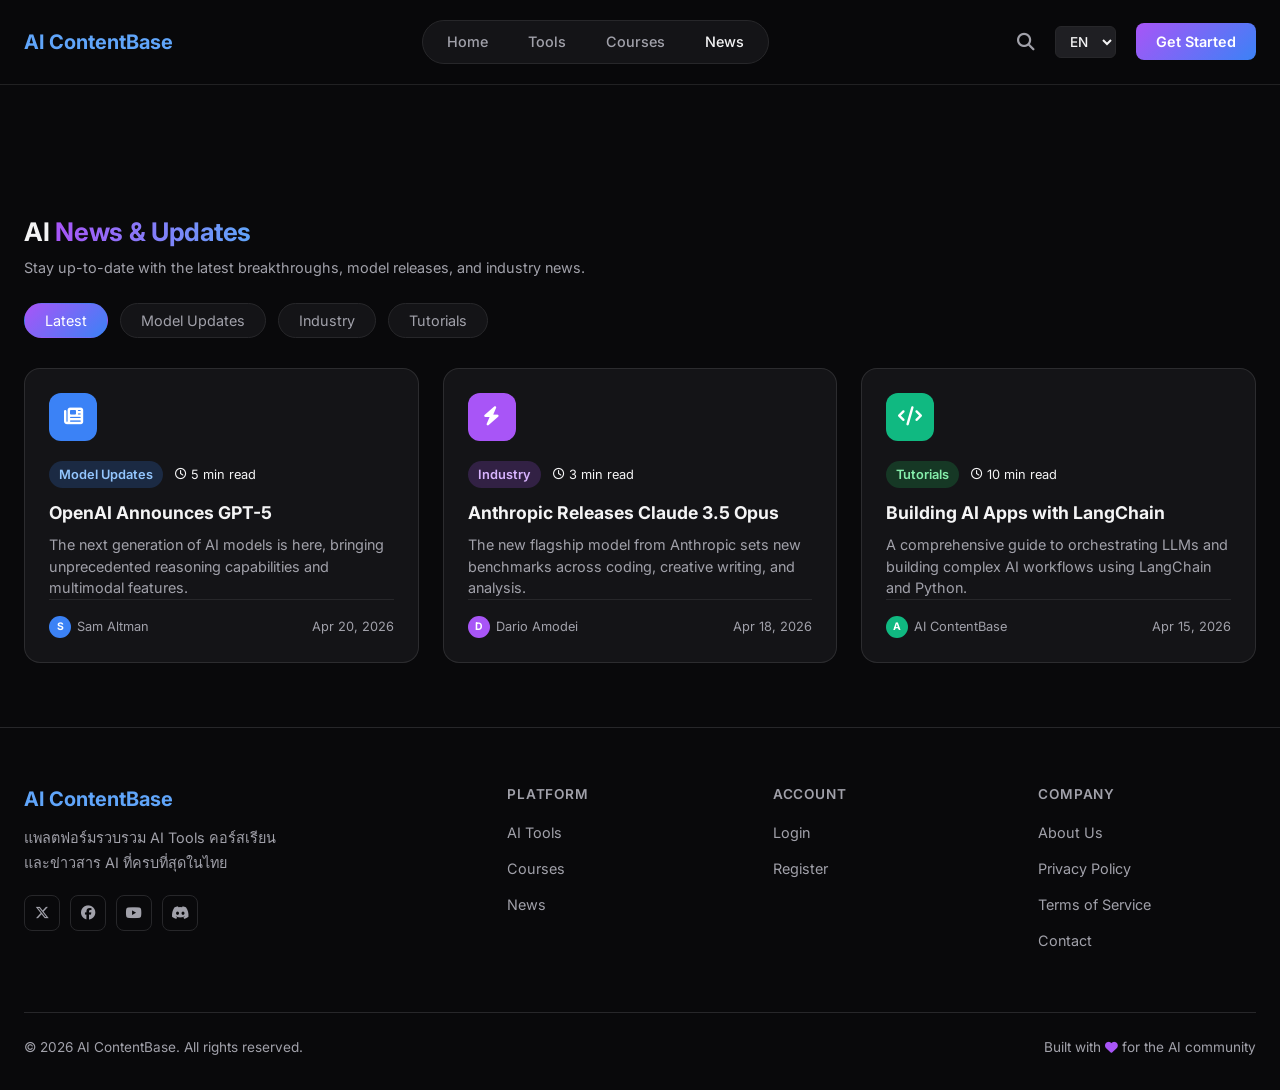
<file: news.html>
<!DOCTYPE html>
<html lang="en">

<head>
    <meta charset="UTF-8">
    <meta name="viewport" content="width=device-width, initial-scale=1.0">
    <title>AI ContentBase | News</title>
    <link href="https://fonts.googleapis.com/css2?family=Inter:wght@400;500;600;700;800&display=swap" rel="stylesheet">
    <link rel="stylesheet" href="https://cdnjs.cloudflare.com/ajax/libs/font-awesome/6.4.0/css/all.min.css">
    <link rel="stylesheet" href="style.css">
</head>

<body>

    <!-- Search Overlay -->
    <div class="search-overlay" id="searchOverlay">
        <div class="search-overlay-inner">
            <div class="search-overlay-input-wrap">
                <i class="fa-solid fa-magnifying-glass"></i>
                <input type="text" class="search-overlay-input" id="searchOverlayInput" placeholder="Search news...">
                <button class="search-overlay-close" id="searchOverlayClose">ESC</button>
            </div>
            <p class="search-hint">Press <kbd style="background:var(--surface-light);border:1px solid var(--border);padding:2px 7px;border-radius:4px;font-size:0.8rem;">Enter</kbd> to search &nbsp;·&nbsp; <kbd style="background:var(--surface-light);border:1px solid var(--border);padding:2px 7px;border-radius:4px;font-size:0.8rem;">ESC</kbd> to close</p>
        </div>
    </div>

    <!-- Toast Container -->
    <div class="toast-container" id="toastContainer"></div>

    <nav>
        <div class="nav-left">
            <a href="index.html" class="logo-text">AI ContentBase</a>
        </div>
        <div class="nav-center">
            <a href="index.html" data-i18n="nav_home">Home</a>
            <a href="tools.html" data-i18n="nav_tools">Tools</a>
            <a href="courses.html" data-i18n="nav_courses">Courses</a>
            <a href="news.html" class="active" data-i18n="nav_news">News</a>
        </div>
        <div class="nav-right">
            <i class="fa-solid fa-magnifying-glass search-icon" id="searchToggle"></i>
            <select class="lang-switch">
                <option value="en">EN</option>
                <option value="th">TH</option>
            </select>
            <button class="btn-primary" data-i18n="nav_get_started">Get Started</button>
            <button class="nav-hamburger" id="navHamburger"><i class="fa-solid fa-bars"></i></button>
        </div>
    </nav>

    <!-- Mobile Nav -->
    <div class="mobile-nav" id="mobileNav">
        <a href="index.html" data-i18n="nav_home">Home</a>
        <a href="tools.html" data-i18n="nav_tools">Tools</a>
        <a href="courses.html" data-i18n="nav_courses">Courses</a>
        <a href="news.html" class="active" data-i18n="nav_news">News</a>
    </div>

    <section class="page-section">
        <div class="container">
        <div class="section-header-left">
            <div>
                <h2>AI <span class="text-gradient">News & Updates</span></h2>
                <p>Stay up-to-date with the latest breakthroughs, model releases, and industry news.</p>
            </div>
        </div>

        <div class="filters filters-left">
            <button class="filter-btn active" data-filter="all">Latest</button>
            <button class="filter-btn" data-filter="model updates">Model Updates</button>
            <button class="filter-btn" data-filter="industry">Industry</button>
            <button class="filter-btn" data-filter="tutorials">Tutorials</button>
        </div>

        <div class="grid-3" id="newsGrid">
            <a href="#" class="card" data-category="model updates">
                <div class="card-header">
                    <div class="card-icon" style="background:#3b82f6;"><i class="fa-solid fa-newspaper"></i></div>
                </div>
                <div class="card-meta">
                    <span class="tag tag-blue">Model Updates</span>
                    <span style="display:flex;align-items:center;gap:4px;"><i class="fa-regular fa-clock" style="font-size:0.75rem;"></i> 5 min read</span>
                </div>
                <h3 class="card-title">OpenAI Announces GPT-5</h3>
                <p class="card-desc">The next generation of AI models is here, bringing unprecedented reasoning capabilities and multimodal features.</p>
                <div style="display:flex;align-items:center;justify-content:space-between;margin-top:auto;padding-top:16px;border-top:1px solid var(--border);font-size:0.8rem;color:var(--text-muted);">
                    <span style="display:flex;align-items:center;gap:6px;">
                        <div style="width:22px;height:22px;border-radius:50%;background:#3b82f6;display:flex;align-items:center;justify-content:center;font-size:0.65rem;font-weight:700;color:white;">S</div>
                        Sam Altman
                    </span>
                    <span>Apr 20, 2026</span>
                </div>
            </a>

            <a href="#" class="card" data-category="industry">
                <div class="card-header">
                    <div class="card-icon" style="background:#a855f7;"><i class="fa-solid fa-bolt"></i></div>
                </div>
                <div class="card-meta">
                    <span class="tag tag-purple">Industry</span>
                    <span style="display:flex;align-items:center;gap:4px;"><i class="fa-regular fa-clock" style="font-size:0.75rem;"></i> 3 min read</span>
                </div>
                <h3 class="card-title">Anthropic Releases Claude 3.5 Opus</h3>
                <p class="card-desc">The new flagship model from Anthropic sets new benchmarks across coding, creative writing, and analysis.</p>
                <div style="display:flex;align-items:center;justify-content:space-between;margin-top:auto;padding-top:16px;border-top:1px solid var(--border);font-size:0.8rem;color:var(--text-muted);">
                    <span style="display:flex;align-items:center;gap:6px;">
                        <div style="width:22px;height:22px;border-radius:50%;background:#a855f7;display:flex;align-items:center;justify-content:center;font-size:0.65rem;font-weight:700;color:white;">D</div>
                        Dario Amodei
                    </span>
                    <span>Apr 18, 2026</span>
                </div>
            </a>

            <a href="#" class="card" data-category="tutorials">
                <div class="card-header">
                    <div class="card-icon" style="background:#10b981;"><i class="fa-solid fa-code"></i></div>
                </div>
                <div class="card-meta">
                    <span class="tag tag-green">Tutorials</span>
                    <span style="display:flex;align-items:center;gap:4px;"><i class="fa-regular fa-clock" style="font-size:0.75rem;"></i> 10 min read</span>
                </div>
                <h3 class="card-title">Building AI Apps with LangChain</h3>
                <p class="card-desc">A comprehensive guide to orchestrating LLMs and building complex AI workflows using LangChain and Python.</p>
                <div style="display:flex;align-items:center;justify-content:space-between;margin-top:auto;padding-top:16px;border-top:1px solid var(--border);font-size:0.8rem;color:var(--text-muted);">
                    <span style="display:flex;align-items:center;gap:6px;">
                        <div style="width:22px;height:22px;border-radius:50%;background:#10b981;display:flex;align-items:center;justify-content:center;font-size:0.65rem;font-weight:700;color:white;">A</div>
                        AI ContentBase
                    </span>
                    <span>Apr 15, 2026</span>
                </div>
            </a>

            <!-- Empty State -->
            <div class="empty-state" id="newsEmpty">
                <div class="empty-state-icon"><i class="fa-solid fa-newspaper"></i></div>
                <h3>No articles found</h3>
                <p>Try a different filter or search term.</p>
            </div>
        </div>
    </section>

        </div>
    </section>

    <footer>
        <div class="container">
            <div class="footer-grid">
                <div class="footer-brand">
                    <a href="index.html" class="logo-text">AI ContentBase</a>
                    <p>แพลตฟอร์มรวบรวม AI Tools คอร์สเรียน และข่าวสาร AI ที่ครบที่สุดในไทย</p>
                    <div class="socials">
                        <a href="#" class="social-btn"><i class="fa-brands fa-x-twitter"></i></a>
                        <a href="#" class="social-btn"><i class="fa-brands fa-facebook"></i></a>
                        <a href="#" class="social-btn"><i class="fa-brands fa-youtube"></i></a>
                        <a href="#" class="social-btn"><i class="fa-brands fa-discord"></i></a>
                    </div>
                </div>
                <div class="footer-links">
                    <h4>Platform</h4>
                    <ul>
                        <li><a href="tools.html">AI Tools</a></li>
                        <li><a href="courses.html">Courses</a></li>
                        <li><a href="news.html">News</a></li>
                    </ul>
                </div>
                <div class="footer-links">
                    <h4>Account</h4>
                    <ul>
                        <li><a href="login.html">Login</a></li>
                        <li><a href="register.html">Register</a></li>
                    </ul>
                </div>
                <div class="footer-links">
                    <h4>Company</h4>
                    <ul>
                        <li><a href="#">About Us</a></li>
                        <li><a href="#">Privacy Policy</a></li>
                        <li><a href="#">Terms of Service</a></li>
                        <li><a href="#">Contact</a></li>
                    </ul>
                </div>
            </div>
            <div class="footer-bottom">
                <span data-i18n="footer_rights">&copy; 2026 AI ContentBase. All rights reserved.</span>
                <span>Built with <i class="fa-solid fa-heart" style="color:#a855f7;font-size:0.8rem;"></i> for the AI community</span>
            </div>
        </div>
    </footer>
    <script src="script.js"></script>
</body>

</html>
</file>
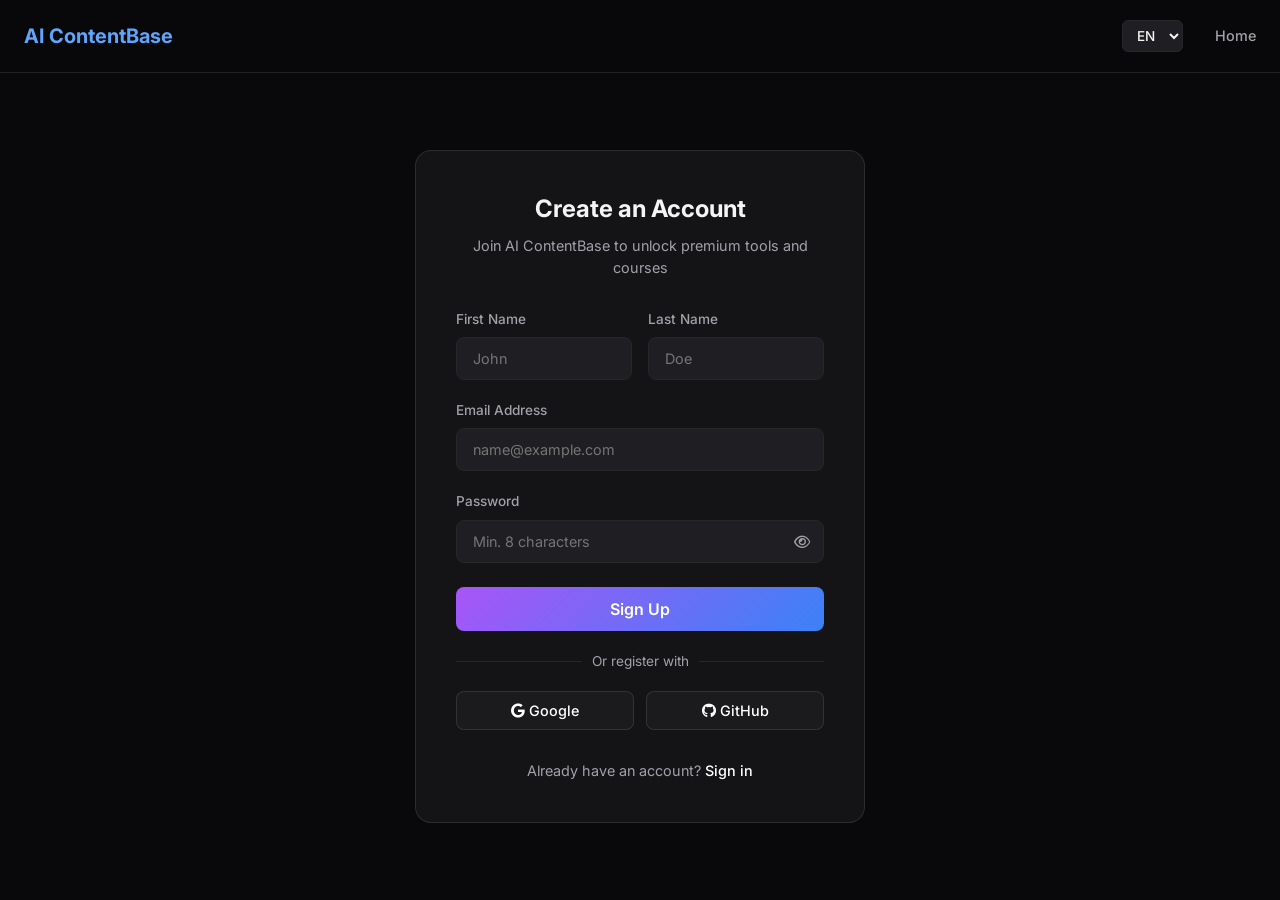
<file: register.html>
<!DOCTYPE html>
<html lang="en">

<head>
    <meta charset="UTF-8">
    <meta name="viewport" content="width=device-width, initial-scale=1.0">
    <title>AI ContentBase | Register</title>
    <link href="https://fonts.googleapis.com/css2?family=Inter:wght@400;500;600;700;800&display=swap" rel="stylesheet">
    <link rel="stylesheet" href="https://cdnjs.cloudflare.com/ajax/libs/font-awesome/6.4.0/css/all.min.css">
    <link rel="stylesheet" href="style.css">
</head>

<body style="display:flex;flex-direction:column;min-height:100vh;">

    <!-- Toast Container -->
    <div class="toast-container" id="toastContainer"></div>

    <nav>
        <div class="nav-left">
            <a href="index.html" class="logo-text">AI ContentBase</a>
        </div>
        <div class="nav-right">
            <select class="lang-switch" style="margin-right:12px;">
                <option value="en">EN</option>
                <option value="th">TH</option>
            </select>
            <a href="index.html" style="font-size:0.9rem;font-weight:500;color:var(--text-muted);" data-i18n="nav_home">Back to Home</a>
        </div>
    </nav>

    <main style="flex:1;display:flex;align-items:center;justify-content:center;padding:40px 20px;">
        <div class="card" style="width:100%;max-width:450px;padding:40px;">
            <div style="text-align:center;margin-bottom:30px;">
                <h2 style="font-size:1.5rem;font-weight:700;margin-bottom:8px;" data-i18n="reg_title">Create an Account</h2>
                <p style="color:var(--text-muted);font-size:0.9rem;" data-i18n="reg_desc">Join AI ContentBase to unlock premium tools and courses</p>
            </div>

            <form id="registerForm" novalidate>
                <div style="display:grid;grid-template-columns:1fr 1fr;gap:16px;margin-bottom:0;">
                    <div class="form-field">
                        <label style="display:block;font-size:0.85rem;font-weight:500;margin-bottom:8px;color:var(--text-muted);" data-i18n="reg_fname">First Name</label>
                        <input type="text" id="regFname" placeholder="John" autocomplete="given-name">
                        <div class="field-error" id="fnameError">Required.</div>
                    </div>
                    <div class="form-field">
                        <label style="display:block;font-size:0.85rem;font-weight:500;margin-bottom:8px;color:var(--text-muted);" data-i18n="reg_lname">Last Name</label>
                        <input type="text" id="regLname" placeholder="Doe" autocomplete="family-name">
                        <div class="field-error" id="lnameError">Required.</div>
                    </div>
                </div>

                <div class="form-field">
                    <label style="display:block;font-size:0.85rem;font-weight:500;margin-bottom:8px;color:var(--text-muted);" data-i18n="reg_email">Email Address</label>
                    <input type="email" id="regEmail" placeholder="name@example.com" autocomplete="email">
                    <div class="field-error" id="regEmailError">Please enter a valid email address.</div>
                </div>

                <div class="form-field" style="margin-bottom:24px;">
                    <label style="display:block;font-size:0.85rem;font-weight:500;margin-bottom:8px;color:var(--text-muted);" data-i18n="reg_password">Password</label>
                    <div class="pw-wrap">
                        <input type="password" id="regPassword" placeholder="Min. 8 characters" autocomplete="new-password">
                        <button type="button" class="pw-toggle" id="pwToggleReg"><i class="fa-regular fa-eye"></i></button>
                    </div>
                    <div class="field-error" id="regPasswordError">Password must be at least 8 characters.</div>
                    <!-- Password strength -->
                    <div id="pwStrengthBar" style="display:none;margin-top:8px;">
                        <div style="height:4px;border-radius:4px;background:var(--border);overflow:hidden;">
                            <div id="pwStrengthFill" style="height:100%;width:0%;border-radius:4px;transition:width 0.3s,background 0.3s;"></div>
                        </div>
                        <div id="pwStrengthLabel" style="font-size:0.75rem;color:var(--text-muted);margin-top:4px;"></div>
                    </div>
                </div>

                <button type="submit" class="btn-primary" style="width:100%;padding:12px;font-size:1rem;border-radius:8px;margin-bottom:20px;" data-i18n="reg_btn_submit">Sign Up</button>

                <div style="text-align:center;color:var(--text-muted);font-size:0.85rem;position:relative;">
                    <span style="background:var(--surface);padding:0 10px;position:relative;z-index:1;" data-i18n="reg_or">Or register with</span>
                    <hr style="position:absolute;top:50%;width:100%;border:none;border-top:1px solid var(--border);margin:0;z-index:0;">
                </div>

                <div style="display:grid;grid-template-columns:1fr 1fr;gap:12px;margin-top:20px;">
                    <button type="button" class="btn-outline" style="padding:10px;border-radius:8px;font-weight:500;font-size:0.9rem;"><i class="fa-brands fa-google"></i> Google</button>
                    <button type="button" class="btn-outline" style="padding:10px;border-radius:8px;font-weight:500;font-size:0.9rem;"><i class="fa-brands fa-github"></i> GitHub</button>
                </div>
            </form>

            <p style="text-align:center;margin-top:30px;font-size:0.9rem;color:var(--text-muted);">
                <span data-i18n="reg_already">Already have an account?</span>
                <a href="login.html" style="color:white;font-weight:500;" data-i18n="reg_login_link"> Sign in</a>
            </p>
        </div>
    </main>

    <script src="script.js"></script>
    <script>
        // Password toggle
        document.getElementById('pwToggleReg').addEventListener('click', function () {
            const input = document.getElementById('regPassword');
            const icon = this.querySelector('i');
            if (input.type === 'password') {
                input.type = 'text';
                icon.className = 'fa-regular fa-eye-slash';
            } else {
                input.type = 'password';
                icon.className = 'fa-regular fa-eye';
            }
        });

        // Password strength meter
        document.getElementById('regPassword').addEventListener('input', function () {
            const val = this.value;
            const bar = document.getElementById('pwStrengthBar');
            const fill = document.getElementById('pwStrengthFill');
            const label = document.getElementById('pwStrengthLabel');
            if (!val) { bar.style.display = 'none'; return; }
            bar.style.display = 'block';
            let score = 0;
            if (val.length >= 8) score++;
            if (/[A-Z]/.test(val)) score++;
            if (/[0-9]/.test(val)) score++;
            if (/[^A-Za-z0-9]/.test(val)) score++;
            const levels = [
                { pct: '25%', color: '#ef4444', text: 'Weak' },
                { pct: '50%', color: '#f97316', text: 'Fair' },
                { pct: '75%', color: '#eab308', text: 'Good' },
                { pct: '100%', color: '#22c55e', text: 'Strong' },
            ];
            const lvl = levels[score - 1] || levels[0];
            fill.style.width = lvl.pct;
            fill.style.background = lvl.color;
            label.textContent = lvl.text;
            label.style.color = lvl.color;
        });

        // Clear error on focus
        document.querySelectorAll('.form-field input').forEach(input => {
            input.addEventListener('focus', () => input.classList.remove('input-error', 'input-success'));
        });

        function validateField(inputId, errorId, condition) {
            const input = document.getElementById(inputId);
            const error = document.getElementById(errorId);
            if (!condition(input.value)) {
                input.classList.add('input-error');
                error.classList.add('visible');
                return false;
            }
            input.classList.remove('input-error');
            input.classList.add('input-success');
            error.classList.remove('visible');
            return true;
        }

        document.getElementById('registerForm').addEventListener('submit', (e) => {
            e.preventDefault();
            const v1 = validateField('regFname', 'fnameError', v => v.trim().length > 0);
            const v2 = validateField('regLname', 'lnameError', v => v.trim().length > 0);
            const v3 = validateField('regEmail', 'regEmailError', v => /^[^\s@]+@[^\s@]+\.[^\s@]+$/.test(v.trim()));
            const v4 = validateField('regPassword', 'regPasswordError', v => v.length >= 8);
            if (!v1 || !v2 || !v3 || !v4) return;

            showToast('Account created!', 'Redirecting to login...', 'success');
            setTimeout(() => { window.location.href = 'login.html'; }, 1500);
        });
    </script>
</body>

</html>
</file>
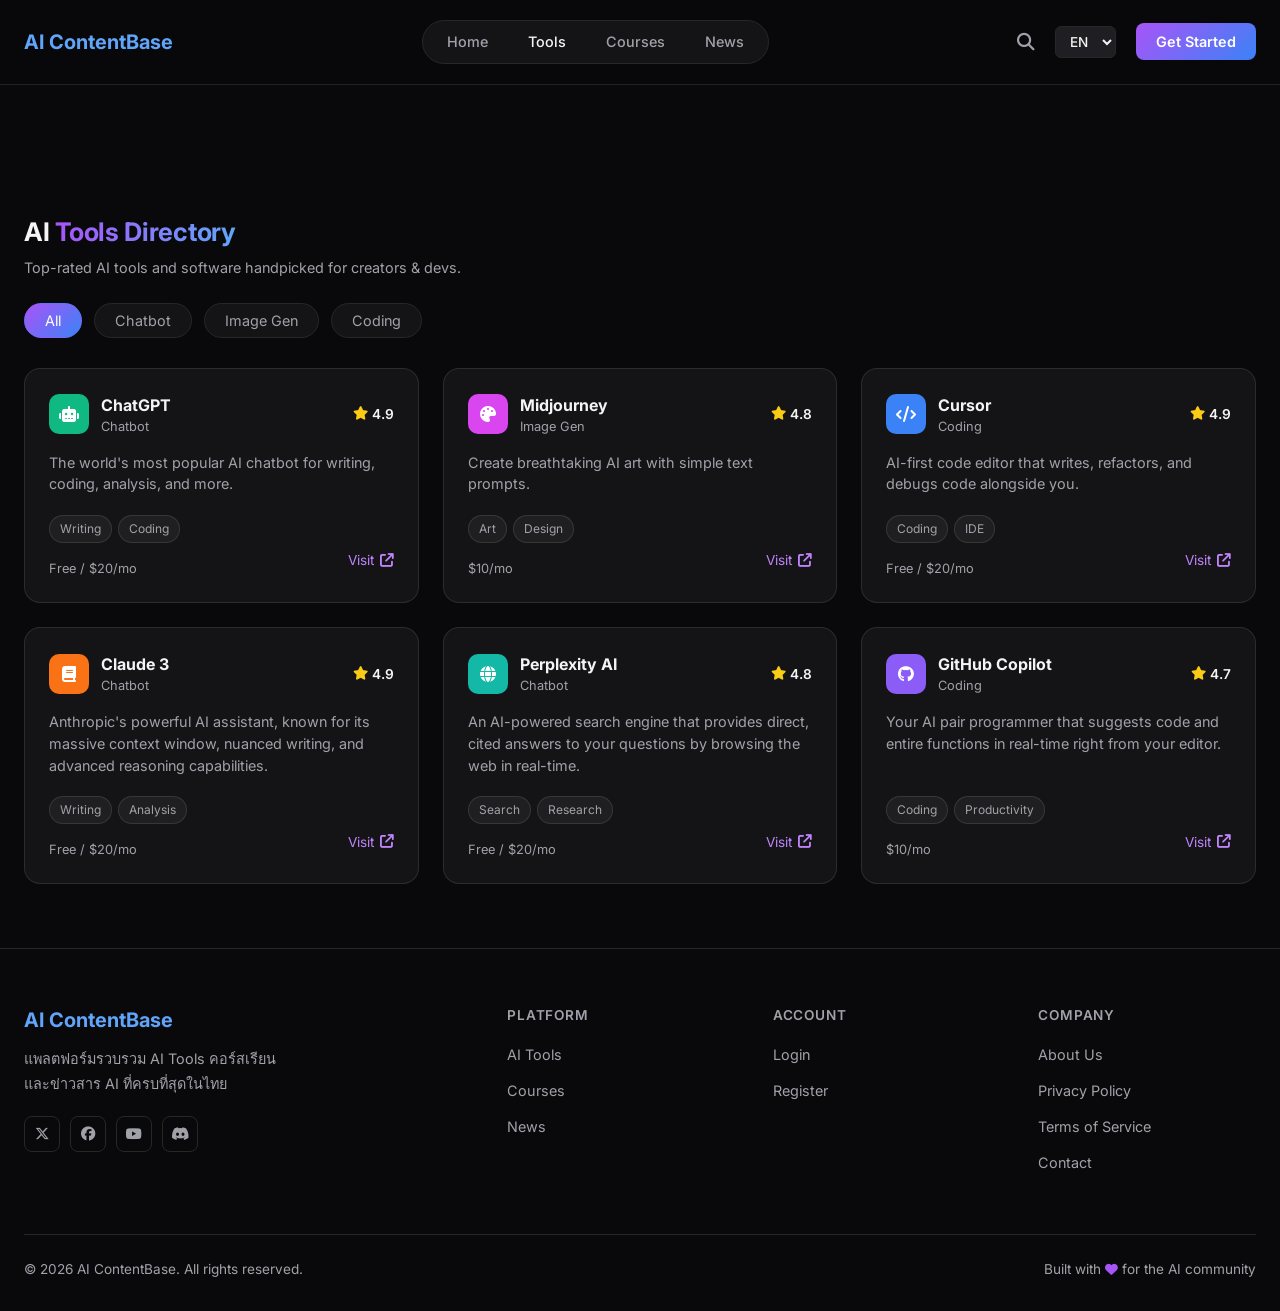
<file: tools.html>
<!DOCTYPE html>
<html lang="en">

<head>
    <meta charset="UTF-8">
    <meta name="viewport" content="width=device-width, initial-scale=1.0">
    <title>AI ContentBase | AI Tools Directory</title>
    <link href="https://fonts.googleapis.com/css2?family=Inter:wght@400;500;600;700;800&display=swap" rel="stylesheet">
    <link rel="stylesheet" href="https://cdnjs.cloudflare.com/ajax/libs/font-awesome/6.4.0/css/all.min.css">
    <link rel="stylesheet" href="style.css">
</head>

<body>

    <!-- Search Overlay -->
    <div class="search-overlay" id="searchOverlay">
        <div class="search-overlay-inner">
            <div class="search-overlay-input-wrap">
                <i class="fa-solid fa-magnifying-glass"></i>
                <input type="text" class="search-overlay-input" id="searchOverlayInput" placeholder="Search AI tools...">
                <button class="search-overlay-close" id="searchOverlayClose">ESC</button>
            </div>
            <p class="search-hint">Press <kbd style="background:var(--surface-light);border:1px solid var(--border);padding:2px 7px;border-radius:4px;font-size:0.8rem;">Enter</kbd> to search &nbsp;·&nbsp; <kbd style="background:var(--surface-light);border:1px solid var(--border);padding:2px 7px;border-radius:4px;font-size:0.8rem;">ESC</kbd> to close</p>
        </div>
    </div>

    <!-- Toast Container -->
    <div class="toast-container" id="toastContainer"></div>

    <nav>
        <div class="nav-left">
            <a href="index.html" class="logo-text">AI ContentBase</a>
        </div>
        <div class="nav-center">
            <a href="index.html" data-i18n="nav_home">Home</a>
            <a href="tools.html" class="active" data-i18n="nav_tools">Tools</a>
            <a href="courses.html" data-i18n="nav_courses">Courses</a>
            <a href="news.html" data-i18n="nav_news">News</a>
        </div>
        <div class="nav-right">
            <i class="fa-solid fa-magnifying-glass search-icon" id="searchToggle"></i>
            <select class="lang-switch">
                <option value="en">EN</option>
                <option value="th">TH</option>
            </select>
            <button class="btn-primary" data-i18n="nav_get_started">Get Started</button>
            <button class="nav-hamburger" id="navHamburger"><i class="fa-solid fa-bars"></i></button>
        </div>
    </nav>

    <!-- Mobile Nav -->
    <div class="mobile-nav" id="mobileNav">
        <a href="index.html" data-i18n="nav_home">Home</a>
        <a href="tools.html" class="active" data-i18n="nav_tools">Tools</a>
        <a href="courses.html" data-i18n="nav_courses">Courses</a>
        <a href="news.html" data-i18n="nav_news">News</a>
    </div>

    <section class="page-section">
        <div class="container">
        <div class="section-header-left">
            <div>
                <h2>AI <span class="text-gradient">Tools Directory</span></h2>
                <p>Top-rated AI tools and software handpicked for creators & devs.</p>
            </div>
        </div>

        <div class="filters filters-left">
            <button class="filter-btn active" data-filter="all" data-i18n="cat_all">All</button>
            <button class="filter-btn" data-filter="chatbot" data-i18n="cat_chatbot">Chatbot</button>
            <button class="filter-btn" data-filter="image gen" data-i18n="cat_image">Image Gen</button>
            <button class="filter-btn" data-filter="coding" data-i18n="cat_coding">Coding</button>
        </div>

        <div class="grid-3" id="toolsGrid">
            <a href="https://chat.openai.com" target="_blank" class="card tool-card" data-category="chatbot">
                <div class="card-header">
                    <div class="card-icon" style="background: #10b981;"><i class="fa-solid fa-robot"></i></div>
                    <div class="tool-title-wrap">
                        <div class="tool-title">ChatGPT</div>
                        <div class="tool-cat">Chatbot</div>
                    </div>
                    <div class="tool-rating"><i class="fa-solid fa-star"></i> 4.9</div>
                </div>
                <p class="tool-desc">The world's most popular AI chatbot for writing, coding, analysis, and more.</p>
                <div class="tool-tags">
                    <span class="tool-tag">Writing</span>
                    <span class="tool-tag">Coding</span>
                </div>
                <div class="tool-footer">
                    <div class="tool-price">Free / $20/mo</div>
                    <div class="tool-visit" data-i18n="btn_visit">Visit <i class="fa-solid fa-arrow-up-right-from-square"></i></div>
                </div>
            </a>

            <a href="https://midjourney.com" target="_blank" class="card tool-card" data-category="image gen">
                <div class="card-header">
                    <div class="card-icon" style="background: #d946ef;"><i class="fa-solid fa-palette"></i></div>
                    <div class="tool-title-wrap">
                        <div class="tool-title">Midjourney</div>
                        <div class="tool-cat">Image Gen</div>
                    </div>
                    <div class="tool-rating"><i class="fa-solid fa-star"></i> 4.8</div>
                </div>
                <p class="tool-desc">Create breathtaking AI art with simple text prompts.</p>
                <div class="tool-tags">
                    <span class="tool-tag">Art</span>
                    <span class="tool-tag">Design</span>
                </div>
                <div class="tool-footer">
                    <div class="tool-price">$10/mo</div>
                    <div class="tool-visit" data-i18n="btn_visit">Visit <i class="fa-solid fa-arrow-up-right-from-square"></i></div>
                </div>
            </a>

            <a href="https://cursor.sh" target="_blank" class="card tool-card" data-category="coding">
                <div class="card-header">
                    <div class="card-icon" style="background: #3b82f6;"><i class="fa-solid fa-code"></i></div>
                    <div class="tool-title-wrap">
                        <div class="tool-title">Cursor</div>
                        <div class="tool-cat">Coding</div>
                    </div>
                    <div class="tool-rating"><i class="fa-solid fa-star"></i> 4.9</div>
                </div>
                <p class="tool-desc">AI-first code editor that writes, refactors, and debugs code alongside you.</p>
                <div class="tool-tags">
                    <span class="tool-tag">Coding</span>
                    <span class="tool-tag">IDE</span>
                </div>
                <div class="tool-footer">
                    <div class="tool-price">Free / $20/mo</div>
                    <div class="tool-visit" data-i18n="btn_visit">Visit <i class="fa-solid fa-arrow-up-right-from-square"></i></div>
                </div>
            </a>

            <a href="https://claude.ai" target="_blank" class="card tool-card" data-category="chatbot">
                <div class="card-header">
                    <div class="card-icon" style="background: #f97316;"><i class="fa-solid fa-book"></i></div>
                    <div class="tool-title-wrap">
                        <div class="tool-title">Claude 3</div>
                        <div class="tool-cat">Chatbot</div>
                    </div>
                    <div class="tool-rating"><i class="fa-solid fa-star"></i> 4.9</div>
                </div>
                <p class="tool-desc">Anthropic's powerful AI assistant, known for its massive context window, nuanced writing, and advanced reasoning capabilities.</p>
                <div class="tool-tags">
                    <span class="tool-tag">Writing</span>
                    <span class="tool-tag">Analysis</span>
                </div>
                <div class="tool-footer">
                    <div class="tool-price">Free / $20/mo</div>
                    <div class="tool-visit" data-i18n="btn_visit">Visit <i class="fa-solid fa-arrow-up-right-from-square"></i></div>
                </div>
            </a>

            <a href="https://perplexity.ai" target="_blank" class="card tool-card" data-category="chatbot">
                <div class="card-header">
                    <div class="card-icon" style="background: #14b8a6;"><i class="fa-solid fa-globe"></i></div>
                    <div class="tool-title-wrap">
                        <div class="tool-title">Perplexity AI</div>
                        <div class="tool-cat">Chatbot</div>
                    </div>
                    <div class="tool-rating"><i class="fa-solid fa-star"></i> 4.8</div>
                </div>
                <p class="tool-desc">An AI-powered search engine that provides direct, cited answers to your questions by browsing the web in real-time.</p>
                <div class="tool-tags">
                    <span class="tool-tag">Search</span>
                    <span class="tool-tag">Research</span>
                </div>
                <div class="tool-footer">
                    <div class="tool-price">Free / $20/mo</div>
                    <div class="tool-visit" data-i18n="btn_visit">Visit <i class="fa-solid fa-arrow-up-right-from-square"></i></div>
                </div>
            </a>

            <a href="https://github.com/features/copilot" target="_blank" class="card tool-card" data-category="coding">
                <div class="card-header">
                    <div class="card-icon" style="background: #8b5cf6;"><i class="fa-brands fa-github"></i></div>
                    <div class="tool-title-wrap">
                        <div class="tool-title">GitHub Copilot</div>
                        <div class="tool-cat">Coding</div>
                    </div>
                    <div class="tool-rating"><i class="fa-solid fa-star"></i> 4.7</div>
                </div>
                <p class="tool-desc">Your AI pair programmer that suggests code and entire functions in real-time right from your editor.</p>
                <div class="tool-tags">
                    <span class="tool-tag">Coding</span>
                    <span class="tool-tag">Productivity</span>
                </div>
                <div class="tool-footer">
                    <div class="tool-price">$10/mo</div>
                    <div class="tool-visit" data-i18n="btn_visit">Visit <i class="fa-solid fa-arrow-up-right-from-square"></i></div>
                </div>
            </a>

            <!-- Empty State -->
            <div class="empty-state" id="toolsEmpty">
                <div class="empty-state-icon"><i class="fa-solid fa-robot"></i></div>
                <h3>No tools found</h3>
                <p>Try a different filter or search term.</p>
            </div>
        </div>
    </section>

        </div>
    </section>

    <footer>
        <div class="container">
            <div class="footer-grid">
                <div class="footer-brand">
                    <a href="index.html" class="logo-text">AI ContentBase</a>
                    <p>แพลตฟอร์มรวบรวม AI Tools คอร์สเรียน และข่าวสาร AI ที่ครบที่สุดในไทย</p>
                    <div class="socials">
                        <a href="#" class="social-btn"><i class="fa-brands fa-x-twitter"></i></a>
                        <a href="#" class="social-btn"><i class="fa-brands fa-facebook"></i></a>
                        <a href="#" class="social-btn"><i class="fa-brands fa-youtube"></i></a>
                        <a href="#" class="social-btn"><i class="fa-brands fa-discord"></i></a>
                    </div>
                </div>
                <div class="footer-links">
                    <h4>Platform</h4>
                    <ul>
                        <li><a href="tools.html">AI Tools</a></li>
                        <li><a href="courses.html">Courses</a></li>
                        <li><a href="news.html">News</a></li>
                    </ul>
                </div>
                <div class="footer-links">
                    <h4>Account</h4>
                    <ul>
                        <li><a href="login.html">Login</a></li>
                        <li><a href="register.html">Register</a></li>
                    </ul>
                </div>
                <div class="footer-links">
                    <h4>Company</h4>
                    <ul>
                        <li><a href="#">About Us</a></li>
                        <li><a href="#">Privacy Policy</a></li>
                        <li><a href="#">Terms of Service</a></li>
                        <li><a href="#">Contact</a></li>
                    </ul>
                </div>
            </div>
            <div class="footer-bottom">
                <span data-i18n="footer_rights">&copy; 2026 AI ContentBase. All rights reserved.</span>
                <span>Built with <i class="fa-solid fa-heart" style="color:#a855f7;font-size:0.8rem;"></i> for the AI community</span>
            </div>
        </div>
    </footer>
    <script src="script.js"></script>
</body>

</html>
</file>
<file: style.css>
:root {
    --bg: #09090b;
    --surface: #141417;
    --surface-light: #1f1f23;
    --border: #27272a;
    --border-light: rgba(255, 255, 255, 0.1);
    --text-main: #f4f4f5;
    --text-muted: #a1a1aa;

    --grad-primary: linear-gradient(135deg, #a855f7 0%, #3b82f6 100%);
    --grad-purple-blue: linear-gradient(90deg, #a855f7, #60a5fa);
    --grad-blue-teal: linear-gradient(90deg, #3b82f6, #2dd4bf);

    --tag-purple: rgba(168, 85, 247, 0.2);
    --tag-purple-text: #d8b4fe;
    --tag-blue: rgba(59, 130, 246, 0.2);
    --tag-blue-text: #93c5fd;
    --tag-green: rgba(34, 197, 94, 0.2);
    --tag-green-text: #86efac;
    --tag-orange: rgba(249, 115, 22, 0.2);
    --tag-orange-text: #fdba74;
    --tag-pink: rgba(236, 72, 153, 0.2);
    --tag-pink-text: #f9a8d4;
    --tag-teal: rgba(20, 184, 166, 0.2);
    --tag-teal-text: #5eead4;
}

* {
    margin: 0;
    padding: 0;
    box-sizing: border-box;
    font-family: 'Inter', sans-serif;
}

body {
    background-color: var(--bg);
    color: var(--text-main);
    line-height: 1.5;
    overflow-x: hidden;
}

a {
    text-decoration: none;
    color: inherit;
}

.container {
    max-width: 1280px;
    margin: 0 auto;
    padding: 0 24px;
}

/* Navigation */
nav {
    display: flex;
    justify-content: space-between;
    align-items: center;
    padding: 20px 24px;
    border-bottom: 1px solid var(--border-light);
    background: rgba(9, 9, 11, 0.8);
    backdrop-filter: blur(12px);
    position: sticky;
    top: 0;
    z-index: 100;
}

.sidebar nav {
    flex-direction: column;
    align-items: stretch;
    justify-content: flex-start;
    padding: 0;
    border-bottom: none;
    background: transparent;
    backdrop-filter: none;
    position: static;
}

.nav-left {
    display: flex;
    align-items: center;
    gap: 12px;
}

.logo-text {
    font-size: 1.25rem;
    font-weight: 700;
    color: #60a5fa;
}

.nav-center {
    display: flex;
    gap: 24px;
    background: var(--surface);
    padding: 6px 16px;
    border-radius: 100px;
    border: 1px solid var(--border);
}

.nav-center a {
    font-size: 0.9rem;
    color: var(--text-muted);
    font-weight: 500;
    transition: color 0.2s;
    padding: 4px 8px;
}

.nav-center a.active,
.nav-center a:hover {
    color: var(--text-main);
}

.nav-right {
    display: flex;
    align-items: center;
    gap: 20px;
}

.search-icon {
    color: var(--text-muted);
    cursor: pointer;
    font-size: 1.1rem;
}

.lang-switch {
    background: var(--surface-light);
    color: var(--text-main);
    border: 1px solid var(--border);
    border-radius: 6px;
    padding: 6px 10px;
    font-size: 0.85rem;
    font-weight: 500;
    outline: none;
    cursor: pointer;
    transition: all 0.2s;
}

.lang-switch:hover {
    border-color: rgba(255, 255, 255, 0.2);
}

/* Buttons */
.btn-primary {
    background: var(--grad-primary);
    color: white;
    padding: 10px 20px;
    border-radius: 8px;
    font-weight: 600;
    font-size: 0.9rem;
    border: none;
    cursor: pointer;
    transition: opacity 0.2s;
}

.btn-primary:hover {
    opacity: 0.9;
}

.btn-large {
    padding: 12px 28px;
    border-radius: 10px;
    font-size: 1rem;
    font-weight: 600;
    display: inline-flex;
    align-items: center;
    gap: 8px;
    cursor: pointer;
    transition: transform 0.2s, opacity 0.2s;
}

.btn-large:hover {
    transform: translateY(-1px);
    opacity: 0.92;
}

.btn-gradient {
    background: var(--grad-primary);
    color: white;
    border: none;
}

.btn-outline {
    background: rgba(255, 255, 255, 0.03);
    border: 1px solid var(--border-light);
    color: white;
}

/* Hero */
.hero {
    position: relative;
    padding: 100px 0 80px;
    text-align: center;
    overflow: hidden;
    border-bottom: 1px solid var(--border-light);
}

.hero-bg-grid {
    position: absolute;
    top: 0;
    left: 0;
    right: 0;
    bottom: 0;
    background-image: linear-gradient(to right, rgba(255, 255, 255, 0.03) 1px, transparent 1px), linear-gradient(to bottom, rgba(255, 255, 255, 0.03) 1px, transparent 1px);
    background-size: 50px 50px;
    z-index: -1;
    mask-image: radial-gradient(circle at center, black 40%, transparent 80%);
    -webkit-mask-image: radial-gradient(circle at center, black 40%, transparent 80%);
}

.pill-badge {
    display: inline-flex;
    align-items: center;
    gap: 8px;
    background: rgba(255, 255, 255, 0.05);
    border: 1px solid var(--border-light);
    padding: 6px 16px;
    border-radius: 100px;
    font-size: 0.85rem;
    color: var(--text-muted);
    margin-bottom: 28px;
}

.pill-badge i {
    color: #a855f7;
}

.hero h1 {
    font-size: 4rem;
    font-weight: 800;
    line-height: 1.15;
    margin-bottom: 24px;
    letter-spacing: -1.5px;
}

.text-gradient {
    background: var(--grad-purple-blue);
    -webkit-background-clip: text;
    -webkit-text-fill-color: transparent;
}

.text-gradient-alt {
    background: var(--grad-blue-teal);
    -webkit-background-clip: text;
    -webkit-text-fill-color: transparent;
}

.hero p {
    font-size: 1.15rem;
    color: var(--text-muted);
    max-width: 600px;
    margin: 0 auto 40px;
}

.hero-btns {
    display: flex;
    justify-content: center;
    gap: 12px;
    margin-bottom: 0;
}

/* Typography & Layout */
.section-header {
    text-align: center;
    margin: 80px 0 48px;
}

.section-header h2 {
    font-size: 2.2rem;
    font-weight: 700;
    margin-bottom: 12px;
    letter-spacing: -0.5px;
}

.section-header p {
    color: var(--text-muted);
    font-size: 1rem;
}

.section-header-left {
    display: flex;
    justify-content: space-between;
    align-items: flex-end;
    margin: 64px 0 24px;
}

.section-header-left h2 {
    font-size: 1.6rem;
    font-weight: 700;
    letter-spacing: -0.3px;
}

.section-header-left p {
    color: var(--text-muted);
    margin-top: 6px;
    font-size: 0.9rem;
}

.view-all {
    color: var(--text-muted);
    font-size: 0.85rem;
    transition: color 0.2s;
    white-space: nowrap;
}

.view-all:hover {
    color: white;
}

/* Section divider */
.section-divider {
    border: none;
    border-top: 1px solid var(--border);
    margin: 0;
}

/* Grids */
.grid-3 {
    display: grid;
    grid-template-columns: repeat(3, 1fr);
    gap: 24px;
}

.grid-4 {
    display: grid;
    grid-template-columns: repeat(4, 1fr);
    gap: 24px;
}

.grid-6 {
    display: grid;
    grid-template-columns: repeat(6, 1fr);
    gap: 20px;
}

/* Filters */
.filters {
    display: flex;
    justify-content: center;
    gap: 12px;
    margin-bottom: 40px;
    flex-wrap: wrap;
}

.filters-left {
    justify-content: flex-start;
    margin-bottom: 30px;
}

.filter-btn {
    background: var(--surface);
    border: 1px solid var(--border);
    color: var(--text-muted);
    padding: 8px 20px;
    border-radius: 100px;
    font-size: 0.9rem;
    cursor: pointer;
    transition: all 0.2s;
}

.filter-btn:hover {
    background: var(--surface-light);
    color: white;
}

.filter-btn.active {
    background: var(--grad-primary);
    color: white;
    border-color: transparent;
}

/* Cards */
.card {
    background: var(--surface);
    border: 1px solid var(--border-light);
    border-radius: 16px;
    padding: 24px;
    transition: transform 0.2s, border-color 0.2s;
    position: relative;
    display: flex;
    flex-direction: column;
    text-decoration: none;
}

.card:hover {
    transform: translateY(-4px);
    border-color: rgba(255, 255, 255, 0.2);
}

.card-header {
    display: flex;
    justify-content: space-between;
    align-items: flex-start;
    margin-bottom: 20px;
}

.card-icon {
    width: 48px;
    height: 48px;
    border-radius: 12px;
    display: flex;
    align-items: center;
    justify-content: center;
    font-size: 1.2rem;
    color: white;
    background: #3b82f6;
}

.card-arrow {
    color: var(--text-muted);
    font-size: 0.9rem;
}

.card-meta {
    display: flex;
    align-items: center;
    gap: 12px;
    margin-bottom: 12px;
    font-size: 0.8rem;
}

.tag {
    padding: 4px 10px;
    border-radius: 100px;
    font-weight: 600;
}

.tag-purple {
    background: var(--tag-purple);
    color: var(--tag-purple-text);
}

.tag-blue {
    background: var(--tag-blue);
    color: var(--tag-blue-text);
}

.tag-green {
    background: var(--tag-green);
    color: var(--tag-green-text);
}

.tag-orange {
    background: var(--tag-orange);
    color: var(--tag-orange-text);
}

.tag-pink {
    background: var(--tag-pink);
    color: var(--tag-pink-text);
}

.tag-teal {
    background: var(--tag-teal);
    color: var(--tag-teal-text);
}

.card-title {
    font-size: 1.1rem;
    font-weight: 700;
    margin-bottom: 8px;
}

.card-desc {
    color: var(--text-muted);
    font-size: 0.9rem;
}

/* Tool Cards */
.tool-card .card-header {
    align-items: center;
    margin-bottom: 16px;
}

.tool-card .card-icon {
    width: 40px;
    height: 40px;
    font-size: 1rem;
    border-radius: 10px;
}

.tool-title-wrap {
    flex-grow: 1;
    margin-left: 12px;
}

.tool-title {
    font-weight: 700;
    font-size: 1rem;
}

.tool-cat {
    font-size: 0.8rem;
    color: var(--text-muted);
}

.tool-rating {
    display: flex;
    align-items: center;
    gap: 4px;
    font-size: 0.85rem;
    font-weight: 600;
}

.tool-rating i {
    color: #facc15;
}

.tool-desc {
    color: var(--text-muted);
    font-size: 0.9rem;
    margin-bottom: 20px;
    flex-grow: 1;
}

.tool-footer {
    display: flex;
    justify-content: space-between;
    align-items: center;
    margin-top: auto;
}

.tool-tags {
    display: flex;
    gap: 6px;
}

.tool-tag {
    background: rgba(255, 255, 255, 0.05);
    border: 1px solid var(--border-light);
    padding: 4px 10px;
    border-radius: 100px;
    font-size: 0.75rem;
    color: var(--text-muted);
}

.tool-visit {
    color: #c084fc;
    font-size: 0.85rem;
    display: flex;
    align-items: center;
    gap: 6px;
}

.tool-price {
    font-size: 0.8rem;
    color: var(--text-muted);
    margin-top: 16px;
}

/* Footer */
footer {
    border-top: 1px solid var(--border);
    padding: 56px 0 32px;
    margin-top: 0;
}

.footer-grid {
    display: grid;
    grid-template-columns: 2fr 1fr 1fr 1fr;
    gap: 48px;
    margin-bottom: 48px;
}

.footer-brand .logo-text {
    display: inline-block;
    margin-bottom: 12px;
}

.footer-brand p {
    color: var(--text-muted);
    font-size: 0.9rem;
    max-width: 260px;
    line-height: 1.7;
}

.socials {
    display: flex;
    gap: 10px;
    margin-top: 20px;
}

.social-btn {
    width: 36px;
    height: 36px;
    border-radius: 8px;
    border: 1px solid var(--border);
    display: flex;
    align-items: center;
    justify-content: center;
    color: var(--text-muted);
    transition: all 0.2s;
    font-size: 0.9rem;
}

.social-btn:hover {
    color: white;
    border-color: rgba(255,255,255,0.3);
    background: var(--surface-light);
}

.footer-links h4 {
    font-size: 0.85rem;
    margin-bottom: 16px;
    font-weight: 600;
    text-transform: uppercase;
    letter-spacing: 0.8px;
    color: var(--text-muted);
}

.footer-links ul {
    list-style: none;
}

.footer-links li {
    margin-bottom: 12px;
}

.footer-links a {
    color: var(--text-muted);
    font-size: 0.9rem;
    transition: color 0.2s;
}

.footer-links a:hover {
    color: white;
}

.footer-bottom {
    border-top: 1px solid var(--border);
    padding-top: 24px;
    display: flex;
    justify-content: space-between;
    color: var(--text-muted);
    font-size: 0.85rem;
    align-items: center;
}

/* Responsive */
@media (max-width: 1024px) {
    .grid-6 {
        grid-template-columns: repeat(3, 1fr);
    }

    .grid-4 {
        grid-template-columns: repeat(2, 1fr);
    }

    .grid-3 {
        grid-template-columns: repeat(2, 1fr);
    }
}

@media (max-width: 768px) {
    .nav-center {
        display: none;
    }

    .hero h1 {
        font-size: 3rem;
    }

    .grid-6,
    .grid-4,
    .grid-3 {
        grid-template-columns: 1fr;
    }

    .footer-grid {
        grid-template-columns: 1fr;
    }
}

/* Animations */
@keyframes fadeIn {
    from { opacity: 0; transform: translateY(10px); }
    to { opacity: 1; transform: translateY(0); }
}

@keyframes slideDown {
    from { opacity: 0; transform: translateY(-20px); }
    to { opacity: 1; transform: translateY(0); }
}

@keyframes toastIn {
    from { opacity: 0; transform: translateX(100%); }
    to { opacity: 1; transform: translateX(0); }
}

@keyframes toastOut {
    from { opacity: 1; transform: translateX(0); }
    to { opacity: 0; transform: translateX(100%); }
}

/* Search Overlay */
.search-overlay {
    position: fixed;
    inset: 0;
    background: rgba(9, 9, 11, 0.92);
    backdrop-filter: blur(16px);
    z-index: 999;
    display: flex;
    flex-direction: column;
    align-items: center;
    padding-top: 120px;
    opacity: 0;
    pointer-events: none;
    transition: opacity 0.25s ease;
}

.search-overlay.active {
    opacity: 1;
    pointer-events: auto;
}

.search-overlay-inner {
    width: 100%;
    max-width: 680px;
    padding: 0 24px;
    animation: slideDown 0.3s ease;
}

.search-overlay-input-wrap {
    display: flex;
    align-items: center;
    gap: 16px;
    background: var(--surface);
    border: 1px solid rgba(255,255,255,0.15);
    border-radius: 16px;
    padding: 16px 24px;
    margin-bottom: 16px;
}

.search-overlay-input-wrap i {
    color: var(--text-muted);
    font-size: 1.1rem;
}

.search-overlay-input {
    flex: 1;
    background: none;
    border: none;
    outline: none;
    color: var(--text-main);
    font-size: 1.2rem;
    font-family: 'Inter', sans-serif;
}

.search-overlay-input::placeholder { color: var(--text-muted); }

.search-overlay-close {
    background: var(--surface-light);
    border: 1px solid var(--border);
    color: var(--text-muted);
    padding: 6px 14px;
    border-radius: 8px;
    cursor: pointer;
    font-size: 0.85rem;
    transition: all 0.2s;
    white-space: nowrap;
}

.search-overlay-close:hover { color: white; border-color: rgba(255,255,255,0.3); }

.search-hint {
    color: var(--text-muted);
    font-size: 0.85rem;
    text-align: center;
}

/* Toast Notification */
.toast-container {
    position: fixed;
    bottom: 32px;
    right: 32px;
    z-index: 9999;
    display: flex;
    flex-direction: column;
    gap: 12px;
}

.toast {
    display: flex;
    align-items: center;
    gap: 12px;
    background: var(--surface);
    border: 1px solid var(--border);
    border-radius: 12px;
    padding: 14px 20px;
    min-width: 280px;
    max-width: 360px;
    box-shadow: 0 8px 32px rgba(0,0,0,0.4);
    animation: toastIn 0.3s ease forwards;
}

.toast.removing { animation: toastOut 0.3s ease forwards; }

.toast-icon { font-size: 1.1rem; flex-shrink: 0; }
.toast-success .toast-icon { color: #22c55e; }
.toast-error .toast-icon { color: #ef4444; }
.toast-info .toast-icon { color: #60a5fa; }

.toast-body { flex: 1; }
.toast-title { font-weight: 600; font-size: 0.9rem; margin-bottom: 2px; }
.toast-msg { font-size: 0.82rem; color: var(--text-muted); }

.toast-close {
    background: none;
    border: none;
    color: var(--text-muted);
    cursor: pointer;
    font-size: 0.9rem;
    padding: 2px;
    transition: color 0.2s;
}
.toast-close:hover { color: white; }

/* Empty State */
.empty-state {
    display: none;
    flex-direction: column;
    align-items: center;
    justify-content: center;
    padding: 80px 24px;
    text-align: center;
    grid-column: 1 / -1;
}

.empty-state.visible { display: flex; }

.empty-state-icon {
    width: 72px;
    height: 72px;
    border-radius: 20px;
    background: var(--surface);
    border: 1px solid var(--border);
    display: flex;
    align-items: center;
    justify-content: center;
    font-size: 1.8rem;
    color: var(--text-muted);
    margin-bottom: 20px;
}

.empty-state h3 {
    font-size: 1.1rem;
    font-weight: 600;
    margin-bottom: 8px;
}

.empty-state p {
    color: var(--text-muted);
    font-size: 0.9rem;
    max-width: 300px;
}

/* Discount Badge */
.discount-badge {
    position: absolute;
    top: 16px;
    right: 16px;
    background: linear-gradient(135deg, #ef4444, #f97316);
    color: white;
    font-size: 0.72rem;
    font-weight: 700;
    padding: 3px 10px;
    border-radius: 100px;
    letter-spacing: 0.3px;
}

/* Course Thumbnail */
.course-thumb {
    width: 100%;
    height: 140px;
    border-radius: 10px;
    margin-bottom: 16px;
    display: flex;
    align-items: center;
    justify-content: center;
    font-size: 2.5rem;
    position: relative;
    overflow: hidden;
}

.course-thumb::after {
    content: '';
    position: absolute;
    inset: 0;
    background: linear-gradient(to bottom, transparent 40%, rgba(0,0,0,0.5));
}

/* Student count */
.student-count {
    display: flex;
    align-items: center;
    gap: 5px;
    font-size: 0.78rem;
    color: var(--text-muted);
}

.student-count i { font-size: 0.72rem; }

/* Price with original */
.price-wrap {
    display: flex;
    align-items: center;
    gap: 8px;
}

.price-original {
    font-size: 0.78rem;
    color: var(--text-muted);
    text-decoration: line-through;
}

.price-current {
    font-size: 0.9rem;
    font-weight: 700;
    color: #22c55e;
}

/* Hover glow on cards */
.card:hover {
    transform: translateY(-4px);
    border-color: rgba(168, 85, 247, 0.3);
    box-shadow: 0 8px 32px rgba(168, 85, 247, 0.08);
}

/* Mobile nav hamburger */
.nav-hamburger {
    display: none;
    background: none;
    border: none;
    color: var(--text-main);
    font-size: 1.3rem;
    cursor: pointer;
    padding: 4px;
}

.mobile-nav {
    display: none;
    position: fixed;
    top: 65px;
    left: 0;
    right: 0;
    background: rgba(9, 9, 11, 0.97);
    backdrop-filter: blur(16px);
    border-bottom: 1px solid var(--border);
    padding: 16px 24px;
    z-index: 98;
    flex-direction: column;
    gap: 4px;
    animation: slideDown 0.2s ease;
}

.mobile-nav.open { display: flex; }

.mobile-nav a {
    padding: 12px 16px;
    border-radius: 8px;
    font-weight: 500;
    color: var(--text-muted);
    transition: all 0.2s;
}

.mobile-nav a:hover, .mobile-nav a.active {
    background: var(--surface);
    color: white;
}

/* Scrollable filters on mobile */
@media (max-width: 768px) {
    .nav-center { display: none; }
    .nav-hamburger { display: block; }

    .filters {
        flex-wrap: nowrap;
        overflow-x: auto;
        -webkit-overflow-scrolling: touch;
        scrollbar-width: none;
        padding-bottom: 4px;
        justify-content: flex-start;
    }
    .filters::-webkit-scrollbar { display: none; }
    .filter-btn { flex-shrink: 0; }

    .hero h1 { font-size: 3rem; }
    .grid-6, .grid-4, .grid-3 { grid-template-columns: 1fr; }
    .footer-grid { grid-template-columns: 1fr; }
    .toast-container { bottom: 16px; right: 16px; left: 16px; }
    .toast { min-width: unset; }
}

/* Stats section */
.stats-section {
    display: grid;
    grid-template-columns: repeat(4, 1fr);
    gap: 1px;
    background: var(--border);
    border: 1px solid var(--border);
    border-radius: 16px;
    overflow: hidden;
    margin: 48px 0;
}

.stat-item {
    background: var(--surface);
    padding: 28px 20px;
    text-align: center;
}

.stat-item-value {
    font-size: 1.9rem;
    font-weight: 800;
    background: var(--grad-purple-blue);
    -webkit-background-clip: text;
    -webkit-text-fill-color: transparent;
    margin-bottom: 4px;
}

.stat-item-label {
    font-size: 0.85rem;
    color: var(--text-muted);
}

@media (max-width: 768px) {
    .stats-section { grid-template-columns: repeat(2, 1fr); }
}

/* Page section wrapper */
.page-section {
    padding: 64px 0;
    border-top: 1px solid var(--border);
}

.page-section:first-of-type {
    border-top: none;
}

/* Knowledge row card */
.knowledge-row {
    display: grid;
    grid-template-columns: repeat(2, 1fr);
    gap: 12px;
}

.knowledge-card {
    display: flex;
    align-items: center;
    gap: 16px;
    padding: 18px 20px;
    background: var(--surface);
    border: 1px solid var(--border);
    border-radius: 12px;
    text-decoration: none;
    transition: border-color 0.2s, transform 0.2s;
}

.knowledge-card:hover {
    border-color: rgba(168,85,247,0.3);
    transform: translateY(-2px);
}

.knowledge-icon {
    width: 44px;
    height: 44px;
    border-radius: 10px;
    display: flex;
    align-items: center;
    justify-content: center;
    font-size: 1.2rem;
    flex-shrink: 0;
}

.knowledge-title {
    font-weight: 600;
    font-size: 0.9rem;
    margin-bottom: 3px;
}

.knowledge-meta {
    font-size: 0.78rem;
    color: var(--text-muted);
}

/* Portfolio card */
.portfolio-card {
    background: var(--surface);
    border: 1px solid var(--border);
    border-radius: 16px;
    overflow: hidden;
    transition: transform 0.2s, border-color 0.2s;
}

.portfolio-card:hover {
    transform: translateY(-3px);
    border-color: rgba(168,85,247,0.3);
}

.portfolio-thumb {
    height: 150px;
    display: flex;
    align-items: center;
    justify-content: center;
    font-size: 2.5rem;
}

.portfolio-body {
    padding: 16px 20px;
}

.portfolio-title {
    font-weight: 600;
    font-size: 0.95rem;
    margin-bottom: 4px;
}

.portfolio-desc {
    font-size: 0.8rem;
    color: var(--text-muted);
    margin-bottom: 12px;
}

.portfolio-author {
    display: flex;
    align-items: center;
    gap: 8px;
    font-size: 0.78rem;
    color: var(--text-muted);
    padding-top: 12px;
    border-top: 1px solid var(--border);
}

.avatar-sm {
    width: 22px;
    height: 22px;
    border-radius: 50%;
    display: flex;
    align-items: center;
    justify-content: center;
    font-size: 0.6rem;
    font-weight: 700;
    color: white;
    flex-shrink: 0;
}

/* Review card */
.review-card {
    background: var(--surface);
    border: 1px solid var(--border);
    border-radius: 16px;
    padding: 24px;
    display: flex;
    flex-direction: column;
    gap: 12px;
}

.review-stars {
    display: flex;
    gap: 2px;
    color: #facc15;
    font-size: 0.85rem;
}

.review-text {
    color: var(--text-muted);
    font-size: 0.88rem;
    line-height: 1.75;
    flex: 1;
}

.review-author {
    display: flex;
    align-items: center;
    gap: 10px;
    padding-top: 12px;
    border-top: 1px solid var(--border);
}

.avatar-md {
    width: 36px;
    height: 36px;
    border-radius: 50%;
    display: flex;
    align-items: center;
    justify-content: center;
    font-weight: 700;
    font-size: 0.9rem;
    color: white;
    flex-shrink: 0;
}

.review-name {
    font-weight: 600;
    font-size: 0.88rem;
}

.review-role {
    font-size: 0.75rem;
    color: var(--text-muted);
}

/* CTA Banner */
.cta-banner {
    background: var(--surface);
    border: 1px solid var(--border);
    border-radius: 20px;
    padding: 56px 48px;
    text-align: center;
    position: relative;
    overflow: hidden;
}

.cta-banner-glow {
    position: absolute;
    top: -80px;
    left: 50%;
    transform: translateX(-50%);
    width: 500px;
    height: 300px;
    background: radial-gradient(ellipse, rgba(168,85,247,0.1) 0%, transparent 70%);
    pointer-events: none;
}

.cta-banner h2 {
    font-size: 2.2rem;
    font-weight: 700;
    letter-spacing: -0.5px;
    margin-bottom: 12px;
    line-height: 1.3;
}

.cta-banner p {
    color: var(--text-muted);
    font-size: 1rem;
    max-width: 500px;
    margin: 0 auto 32px;
    line-height: 1.7;
}

.cta-btns {
    display: flex;
    justify-content: center;
    gap: 12px;
    flex-wrap: wrap;
    margin-bottom: 24px;
}

.cta-checklist {
    display: flex;
    justify-content: center;
    gap: 28px;
    flex-wrap: wrap;
}

.cta-check {
    display: flex;
    align-items: center;
    gap: 6px;
    font-size: 0.82rem;
    color: var(--text-muted);
}

.cta-check i { color: #22c55e; font-size: 0.75rem; }

/* News article card */
.news-card {
    background: var(--surface);
    border: 1px solid var(--border);
    border-radius: 16px;
    padding: 24px;
    display: flex;
    flex-direction: column;
    gap: 0;
    text-decoration: none;
    transition: transform 0.2s, border-color 0.2s;
}

.news-card:hover {
    transform: translateY(-3px);
    border-color: rgba(168,85,247,0.3);
}

.news-footer {
    display: flex;
    align-items: center;
    justify-content: space-between;
    margin-top: auto;
    padding-top: 14px;
    border-top: 1px solid var(--border);
    font-size: 0.78rem;
    color: var(--text-muted);
}

.news-author {
    display: flex;
    align-items: center;
    gap: 6px;
}

@media (max-width: 768px) {
    .knowledge-row { grid-template-columns: 1fr; }
    .cta-banner { padding: 40px 24px; }
    .cta-banner h2 { font-size: 1.6rem; }
    .footer-grid { grid-template-columns: 1fr 1fr; gap: 32px; }
}

/* Input focus style */
.form-field {
    position: relative;
    margin-bottom: 20px;
}

.form-field input {
    width: 100%;
    padding: 12px 16px;
    border-radius: 8px;
    border: 1px solid var(--border);
    background: var(--surface-light);
    color: white;
    font-size: 0.9rem;
    outline: none;
    transition: border-color 0.2s, box-shadow 0.2s;
    font-family: 'Inter', sans-serif;
}

.form-field input:focus {
    border-color: #a855f7;
    box-shadow: 0 0 0 3px rgba(168, 85, 247, 0.15);
}

.form-field input.input-error {
    border-color: #ef4444;
    box-shadow: 0 0 0 3px rgba(239, 68, 68, 0.12);
}

.form-field input.input-success {
    border-color: #22c55e;
    box-shadow: 0 0 0 3px rgba(34, 197, 94, 0.12);
}

.field-error {
    font-size: 0.78rem;
    color: #f87171;
    margin-top: 5px;
    display: none;
}

.field-error.visible { display: block; }

/* Password toggle */
.pw-wrap {
    position: relative;
}

.pw-wrap input { padding-right: 44px; }

.pw-toggle {
    position: absolute;
    right: 14px;
    top: 50%;
    transform: translateY(-50%);
    background: none;
    border: none;
    color: var(--text-muted);
    cursor: pointer;
    font-size: 0.9rem;
    transition: color 0.2s;
    padding: 0;
}

.pw-toggle:hover { color: white; }
</file>
